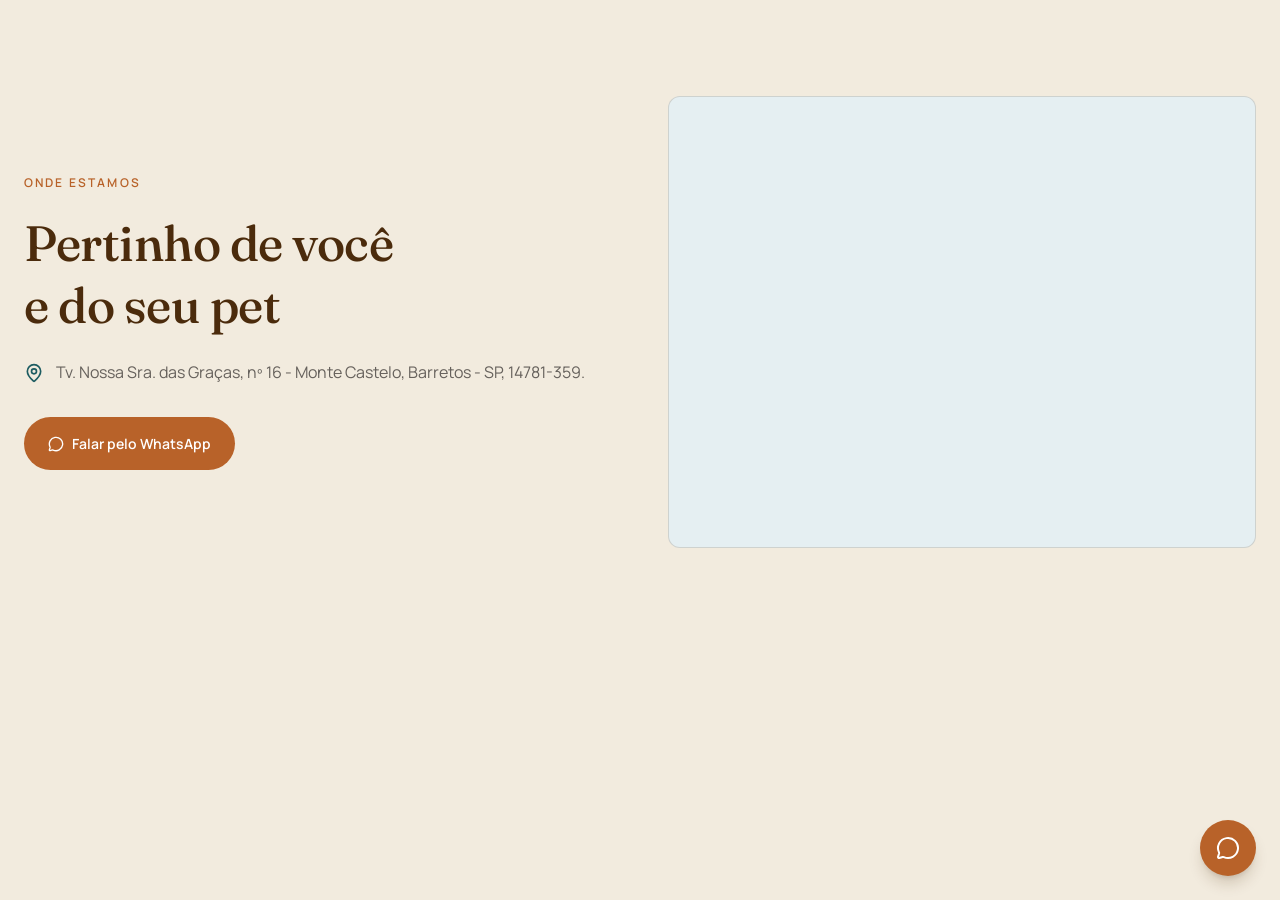
<file: localizacao.html>
<!DOCTYPE html>
<html lang="pt-BR">

<head>
  <!-- Codificação de caracteres (acentos e cedilha) -->
  <meta charset="UTF-8">

  <!-- Faz a página se ajustar à tela do celular -->
  <meta name="viewport" content="width=device-width, initial-scale=1">

  <!-- Título que aparece na aba do navegador -->
  <title>Localização | SG Pet Care</title>

  <!-- Descrição que aparece nos resultados do Google -->
  <meta name="description" content="Veja onde fica o SG Pet Care, em Barretos - SP, e fale com a gente pelo WhatsApp.">

  <!-- Ícone da aba do navegador -->
  <link rel="icon" href="assets/favicon.png" type="image/png">

  <!-- Carrega as fontes Fraunces (títulos) e Manrope (textos) do Google Fonts -->
  <link rel="preconnect" href="https://fonts.googleapis.com">
  <link rel="preconnect" href="https://fonts.gstatic.com" crossorigin="">
  <link rel="stylesheet" href="https://fonts.googleapis.com/css2?family=Fraunces:opsz,wght@9..144,400;9..144,500;9..144,600&amp;family=Manrope:wght@400;500;600;700&amp;display=swap">

  <!-- Estilos desta página (esta página não precisa de JavaScript) -->
  <link rel="stylesheet" href="localizacao.css">
</head>

<body>

  <!-- ======================================================================
       ÍCONES
       Biblioteca de desenhos escondida. Cada ícone é chamado depois com
       <use href="#nome-do-icone">.
       ====================================================================== -->
  <svg class="desenhos-icones" aria-hidden="true">

    <!-- Balão de mensagem (WhatsApp) -->
    <symbol id="icone-mensagem" viewBox="0 0 24 24">
      <path d="M2.992 16.342a2 2 0 0 1 .094 1.167l-1.065 3.29a1 1 0 0 0 1.236 1.168l3.413-.998a2 2 0 0 1 1.099.092 10 10 0 1 0-4.777-4.719"></path>
    </symbol>

    <!-- Pin de localização -->
    <symbol id="icone-localizacao" viewBox="0 0 24 24">
      <path d="M20 10c0 4.993-5.539 10.193-7.399 11.799a1 1 0 0 1-1.202 0C9.539 20.193 4 14.993 4 10a8 8 0 0 1 16 0"></path>
      <circle cx="12" cy="10" r="3"></circle>
    </symbol>

  </svg>

  <div class="pagina">

    <!-- ====================================================================
         CONTEÚDO PRINCIPAL
         ==================================================================== -->
    <main>

      <!-- SEÇÃO: LOCALIZAÇÃO
           Lado esquerdo: título, endereço e botão. Lado direito: mapa. -->
      <section id="localizacao" class="secao">
        <div class="duas-colunas">

          <!-- Coluna do texto -->
          <div>
            <p class="chamada-secao">Onde estamos</p>
            <h1 class="titulo-localizacao"> Pertinho de você e do seu pet </h1>

            <!-- Endereço do pet shop, com ícone de pin -->
            <p class="endereco">
              <svg viewBox="0 0 24 24" class="icone-endereco icone" aria-hidden="true"><use href="#icone-localizacao"></use></svg>
              Tv. Nossa Sra. das Graças, nº 16 - Monte Castelo, Barretos - SP, 14781-359.
            </p>

            <!-- Botão que abre o WhatsApp pedindo o endereço -->
            <a href="https://wa.me/5511999999999?text=Ol%C3%A1!%20Gostaria%20de%20saber%20o%20endere%C3%A7o%20do%20SG%20Pet%20Care."
               target="_blank" rel="noreferrer" class="botao-consultar">
              <svg viewBox="0 0 24 24" class="icone-botao icone" aria-hidden="true"><use href="#icone-mensagem"></use></svg>
              Falar pelo WhatsApp
            </a>
          </div>

          <!-- Coluna do mapa (Google Maps incorporado) -->
          <div class="moldura-mapa">
            <iframe src="https://www.google.com/maps/embed?pb=!1m18!1m12!1m3!1d3735.9014145822434!2d-48.56530411355276!3d-20.55121420890057!2m3!1f0!2f0!3f0!3m2!1i1024!2i768!4f13.1!3m3!1m2!1s0x94bb85284b90ae37%3A0x66279cc94dd9c624!2sSG%20Pet%20Care%20Barretos!5e0!3m2!1spt-BR!2sbr!4v1794356802518!5m2!1spt-BR!2sbr" width="600" height="450" style="border:0;" allowfullscreen="" loading="lazy" referrerpolicy="strict-origin-when-cross-origin"></iframe>
          </div>

        </div>
      </section>

    </main>


    <!-- ====================================================================
         BOTÃO FLUTUANTE DO WHATSAPP
         Círculo terra cota fixo no canto inferior direito da tela.
         ==================================================================== -->
    <a href="https://wa.me/5511999999999?text=Ol%C3%A1!%20Vim%20pelo%20site%20do%20SG%20Pet%20Care."
       target="_blank" rel="noreferrer" aria-label="Falar pelo WhatsApp" class="contato-flutuante">
      <svg viewBox="0 0 24 24" class="icone-contato icone" aria-hidden="true"><use href="#icone-mensagem"></use></svg>
    </a>

  </div>
</body>

</html>
</file>
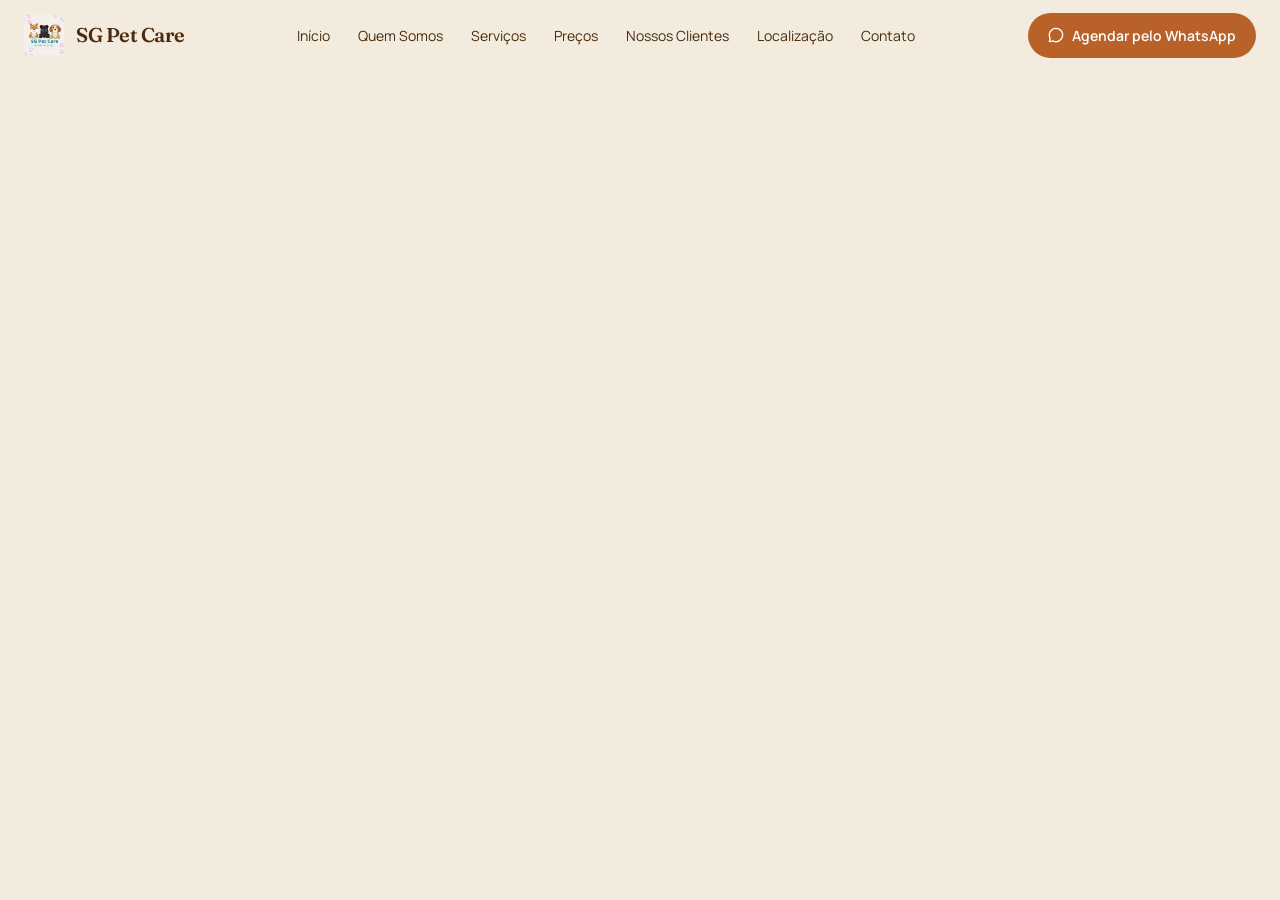
<file: navbar.html>
<!DOCTYPE html>
<html lang="pt-BR">

<head>
  <!-- Codificação de caracteres (acentos e cedilha) -->
  <meta charset="UTF-8">

  <!-- Faz a página se ajustar à tela do celular -->
  <meta name="viewport" content="width=device-width, initial-scale=1">

  <!-- Título que aparece na aba do navegador -->
  <title>Barra de navegação | SG Pet Care</title>

  <!-- Ícone da aba do navegador -->
  <link rel="icon" href="assets/favicon.png" type="image/png">

  <!-- Carrega as fontes Fraunces (títulos) e Manrope (textos) do Google Fonts -->
  <link rel="preconnect" href="https://fonts.googleapis.com">
  <link rel="preconnect" href="https://fonts.gstatic.com" crossorigin="">
  <link rel="stylesheet" href="https://fonts.googleapis.com/css2?family=Fraunces:opsz,wght@9..144,400;9..144,500;9..144,600&amp;family=Manrope:wght@400;500;600;700&amp;display=swap">

  <!-- Estilos da navbar -->
  <link rel="stylesheet" href="navbar.css">

  <!-- Script da navbar (menu do celular); "defer" espera a página carregar -->
  <script src="navbar.js" defer=""></script>
</head>

<body>

  <!-- ======================================================================
       ÍCONES
       Biblioteca de desenhos escondida. Cada ícone é chamado depois com
       <use href="#nome-do-icone">.
       ====================================================================== -->
  <svg class="desenhos-icones" aria-hidden="true">

    <!-- Balão de mensagem (WhatsApp) -->
    <symbol id="icone-mensagem" viewBox="0 0 24 24">
      <path d="M2.992 16.342a2 2 0 0 1 .094 1.167l-1.065 3.29a1 1 0 0 0 1.236 1.168l3.413-.998a2 2 0 0 1 1.099.092 10 10 0 1 0-4.777-4.719"></path>
    </symbol>

    <!-- Menu (três linhas) -->
    <symbol id="icone-menu" viewBox="0 0 24 24">
      <path d="M4 5h16"></path>
      <path d="M4 12h16"></path>
      <path d="M4 19h16"></path>
    </symbol>

  </svg>


  <!-- ====================================================================
       CABEÇALHO (BARRA DE NAVEGAÇÃO)
       Barra fixa no topo com logo, menu de links e botão de WhatsApp.
       ==================================================================== -->
  <header class="cabecalho">
    <div class="conteudo-cabecalho">

      <!-- Logo e nome da marca (leva para a página inicial) -->
      <a href="index.html#inicio" class="marca">
        <img src="assets/logo_petshop.jpg" alt="Logo SG Pet Care" width="40" height="40" class="logotipo">
        <span class="nome-marca">SG Pet Care</span>
      </a>

      <!-- Menu de links (aparece só em telas grandes) -->
      <nav class="navegacao-principal">
        <a href="index.html#inicio" class="link-navegacao">Início</a>
        <a href="index.html#quem-somos" class="link-navegacao">Quem Somos</a>
        <a href="servicos.html" class="link-navegacao">Serviços</a>
        <a href="index.html#precos" class="link-navegacao">Preços</a>
        <a href="index.html#clientes" class="link-navegacao">Nossos Clientes</a>
        <a href="localizacao.html" class="link-navegacao">Localização</a>
        <a href="index.html#contato" class="link-navegacao">Contato</a>
      </nav>

      <div class="acoes-cabecalho">

        <!-- Botão que abre o WhatsApp com uma mensagem pronta -->
        <a href="https://wa.me/5511999999999?text=Ol%C3%A1!%20Gostaria%20de%20agendar%20um%20hor%C3%A1rio%20no%20SG%20Pet%20Care."
           target="_blank" rel="noreferrer" class="agendar-cabecalho">
          <svg viewBox="0 0 24 24" class="icone-botao icone" aria-hidden="true"><use href="#icone-mensagem"></use></svg>
          Agendar pelo WhatsApp
        </a>

        <!-- Botão de menu (aparece só no celular; o navbar.js faz ele funcionar) -->
        <button type="button" aria-label="Abrir menu" class="botao-menu">
          <svg viewBox="0 0 24 24" class="icone-menu icone" aria-hidden="true"><use href="#icone-menu"></use></svg>
        </button>

      </div>
    </div>
  </header>

</body>

</html>
</file>
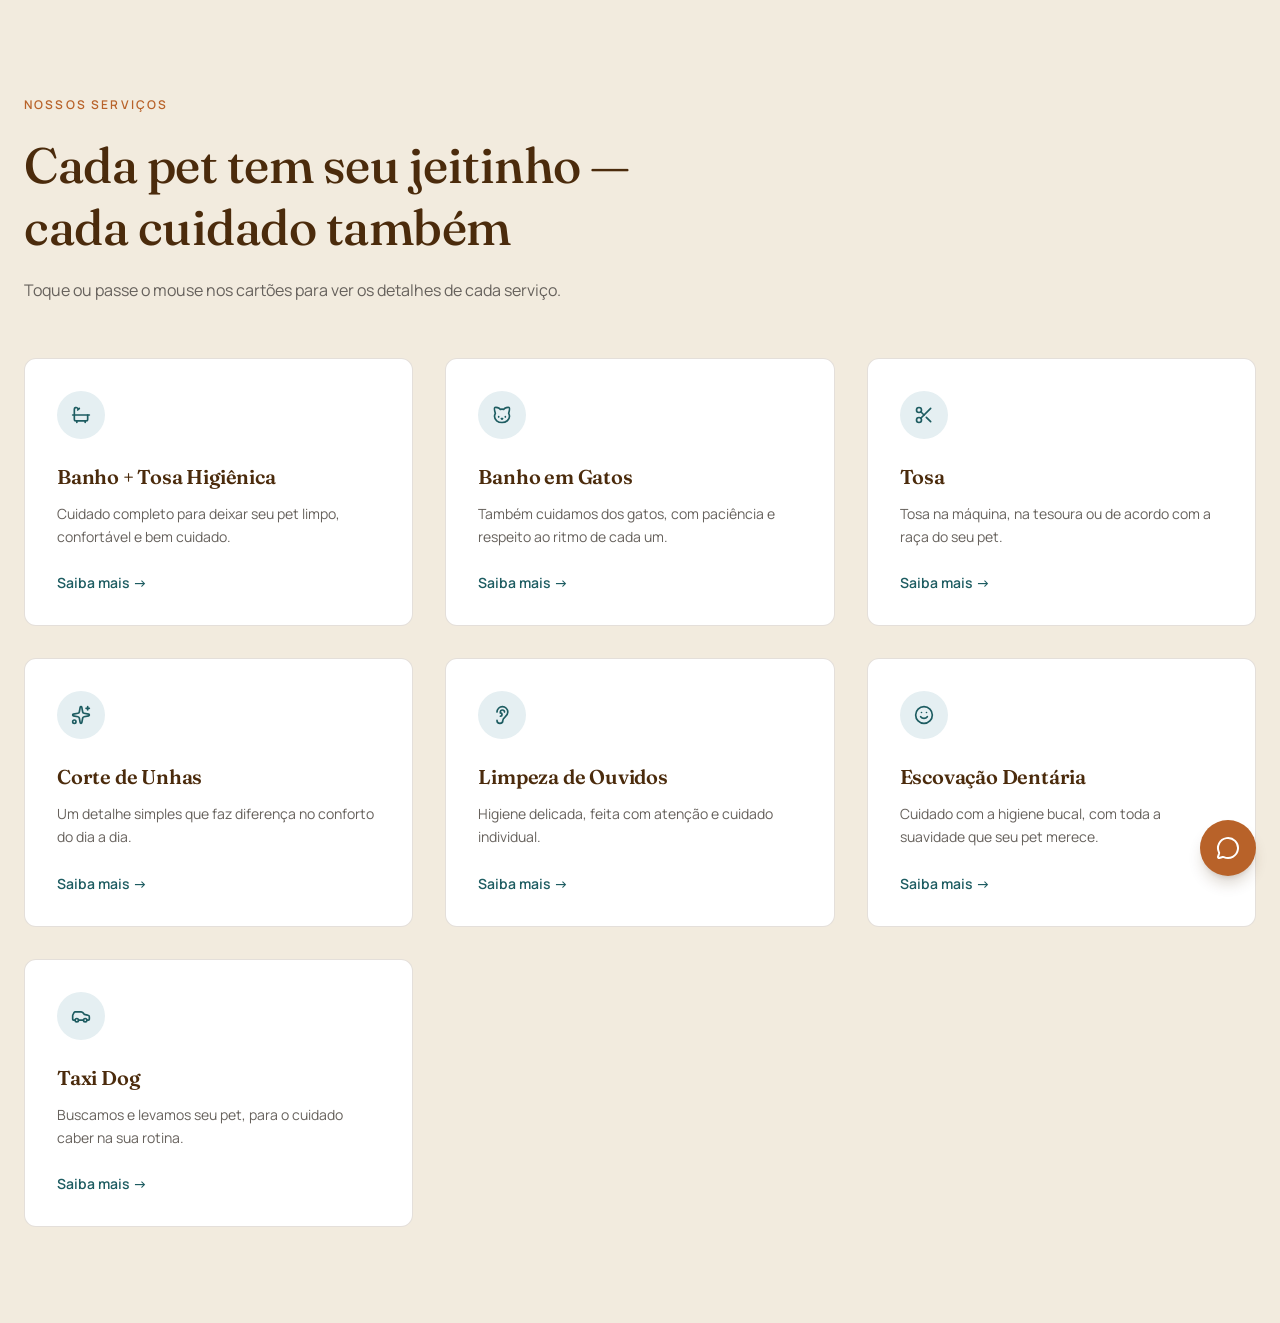
<file: servicos.html>
<!DOCTYPE html>
<html lang="pt-BR">

<head>
  <!-- Codificação de caracteres (acentos e cedilha) -->
  <meta charset="UTF-8">

  <!-- Faz a página se ajustar à tela do celular -->
  <meta name="viewport" content="width=device-width, initial-scale=1">

  <!-- Título que aparece na aba do navegador -->
  <title>Serviços | SG Pet Care</title>

  <!-- Descrição que aparece nos resultados do Google -->
  <meta name="description" content="Banho, tosa, corte de unhas, limpeza de ouvidos, escovação dentária e Taxi Dog para cães e gatos. Agende pelo WhatsApp.">

  <!-- Ícone da aba do navegador -->
  <link rel="icon" href="assets/favicon.png" type="image/png">

  <!-- Carrega as fontes Fraunces (títulos) e Manrope (textos) do Google Fonts -->
  <link rel="preconnect" href="https://fonts.googleapis.com">
  <link rel="preconnect" href="https://fonts.gstatic.com" crossorigin="">
  <link rel="stylesheet" href="https://fonts.googleapis.com/css2?family=Fraunces:opsz,wght@9..144,400;9..144,500;9..144,600&amp;family=Manrope:wght@400;500;600;700&amp;display=swap">

  <!-- Estilos desta página -->
  <link rel="stylesheet" href="servicos.css">

  <!-- Script desta página (cartões que viram); "defer" espera a página carregar -->
  <script src="servicos.js" defer=""></script>
</head>

<body>

  <!-- ======================================================================
       ÍCONES
       Biblioteca de desenhos escondida. Cada ícone é chamado depois com
       <use href="#nome-do-icone">.
       ====================================================================== -->
  <svg class="desenhos-icones" aria-hidden="true">

    <!-- Balão de mensagem (WhatsApp) -->
    <symbol id="icone-mensagem" viewBox="0 0 24 24">
      <path d="M2.992 16.342a2 2 0 0 1 .094 1.167l-1.065 3.29a1 1 0 0 0 1.236 1.168l3.413-.998a2 2 0 0 1 1.099.092 10 10 0 1 0-4.777-4.719"></path>
    </symbol>

    <!-- Banheira (banho) -->
    <symbol id="icone-banho" viewBox="0 0 24 24">
      <path d="M10 4 8 6"></path>
      <path d="M17 19v2"></path>
      <path d="M2 12h20"></path>
      <path d="M7 19v2"></path>
      <path d="M9 5 7.621 3.621A2.121 2.121 0 0 0 4 5v12a2 2 0 0 0 2 2h12a2 2 0 0 0 2-2v-5"></path>
    </symbol>

    <!-- Carro (Taxi Dog) -->
    <symbol id="icone-transporte" viewBox="0 0 24 24">
      <path d="M19 17h2c.6 0 1-.4 1-1v-3c0-.9-.7-1.7-1.5-1.9C18.7 10.6 16 10 16 10s-1.3-1.4-2.2-2.3c-.5-.4-1.1-.7-1.8-.7H5c-.6 0-1.1.4-1.4.9l-1.4 2.9A3.7 3.7 0 0 0 2 12v4c0 .6.4 1 1 1h2"></path>
      <circle cx="7" cy="17" r="2"></circle>
      <path d="M9 17h6"></path>
      <circle cx="17" cy="17" r="2"></circle>
    </symbol>

    <!-- Brilhos (corte de unhas) -->
    <symbol id="icone-brilhos" viewBox="0 0 24 24">
      <path d="M11.017 2.814a1 1 0 0 1 1.966 0l1.051 5.558a2 2 0 0 0 1.594 1.594l5.558 1.051a1 1 0 0 1 0 1.966l-5.558 1.051a2 2 0 0 0-1.594 1.594l-1.051 5.558a1 1 0 0 1-1.966 0l-1.051-5.558a2 2 0 0 0-1.594-1.594l-5.558-1.051a1 1 0 0 1 0-1.966l5.558-1.051a2 2 0 0 0 1.594-1.594z"></path>
      <path d="M20 2v4"></path>
      <path d="M22 4h-4"></path>
      <circle cx="4" cy="20" r="2"></circle>
    </symbol>

    <!-- Carinha de gato -->
    <symbol id="icone-gato" viewBox="0 0 24 24">
      <path d="M12 5c.67 0 1.35.09 2 .26 1.78-2 5.03-2.84 6.42-2.26 1.4.58-.42 7-.42 7 .57 1.07 1 2.24 1 3.44C21 17.9 16.97 21 12 21s-9-3-9-7.56c0-1.25.5-2.4 1-3.44 0 0-1.89-6.42-.5-7 1.39-.58 4.72.23 6.5 2.23A9.04 9.04 0 0 1 12 5Z"></path>
      <path d="M8 14v.5"></path>
      <path d="M16 14v.5"></path>
      <path d="M11.25 16.25h1.5L12 17l-.75-.75Z"></path>
    </symbol>

    <!-- Tesoura (tosa) -->
    <symbol id="icone-tesoura" viewBox="0 0 24 24">
      <circle cx="6" cy="6" r="3"></circle>
      <path d="M8.12 8.12 12 12"></path>
      <path d="M20 4 8.12 15.88"></path>
      <circle cx="6" cy="18" r="3"></circle>
      <path d="M14.8 14.8 20 20"></path>
    </symbol>

    <!-- Orelha (limpeza de ouvidos) -->
    <symbol id="icone-ouvido" viewBox="0 0 24 24">
      <path d="M6 8.5a6.5 6.5 0 1 1 13 0c0 6-6 6-6 10a3.5 3.5 0 1 1-7 0"></path>
      <path d="M15 8.5a2.5 2.5 0 0 0-5 0v1a2 2 0 1 1 0 4"></path>
    </symbol>

    <!-- Sorriso (escovação dentária) -->
    <symbol id="icone-sorriso" viewBox="0 0 24 24">
      <circle cx="12" cy="12" r="10"></circle>
      <path d="M8 14s1.5 2 4 2 4-2 4-2"></path>
      <line x1="9" x2="9.01" y1="9" y2="9"></line>
      <line x1="15" x2="15.01" y1="9" y2="9"></line>
    </symbol>

  </svg>

  <div class="pagina">

    <!-- ====================================================================
         CONTEÚDO PRINCIPAL
         ==================================================================== -->
    <main>

      <!-- SEÇÃO: SERVIÇOS
           Título + grade com os cartões. Cada cartão tem uma FRENTE
           (nome e descrição) e um VERSO (preço e botão de agendar). -->
      <section id="servicos" class="secao-servicos">
        <div class="conteudo">

          <p class="chamada-secao">Nossos serviços</p>
          <h1 class="titulo-servicos"> Cada pet tem seu jeitinho — cada cuidado também </h1>
          <p class="instrucao-servicos"> Toque ou passe o mouse nos cartões para ver os detalhes de cada serviço. </p>

          <div class="grade-servicos">

            <!-- CARTÃO 1: Banho + Tosa Higiênica -->
            <div class="cartao-servico" data-virado="false">
              <div class="giro-servico">

                <!-- Frente -->
                <div class="frente-servico">
                  <span class="fundo-icone-servico"><svg viewBox="0 0 24 24" class="icone-menu icone" aria-hidden="true"><use href="#icone-banho"></use></svg></span>
                  <h3 class="titulo-servico">Banho + Tosa Higiênica</h3>
                  <p class="descricao-servico"> Cuidado completo para deixar seu pet limpo, confortável e bem cuidado. </p>
                  <button type="button" class="botao-detalhes"> Saiba mais → </button>
                </div>

                <!-- Verso -->
                <div class="verso-servico">
                  <h3 class="titulo-detalhes">Banho + Tosa Higiênica</h3>
                  <p class="preco-servico">R$ 50,00 — R$ 150,00</p>
                  <p class="detalhe-servico"> O valor varia de acordo com o porte do pet. </p>
                  <div class="acoes-servico">
                    <a href="https://wa.me/5511999999999?text=Ol%C3%A1!%20Gostaria%20de%20agendar%3A%20Banho%20%2B%20Tosa%20Higi%C3%AAnica."
                       target="_blank" rel="noreferrer" class="agendar-servico">
                      <svg viewBox="0 0 24 24" class="icone-botao icone" aria-hidden="true"><use href="#icone-mensagem"></use></svg>
                      Agendar pelo WhatsApp
                    </a>
                    <button type="button" class="botao-voltar"> Voltar </button>
                  </div>
                </div>

              </div>
            </div>

            <!-- CARTÃO 2: Banho em Gatos -->
            <div class="cartao-servico" data-virado="false">
              <div class="giro-servico">

                <!-- Frente -->
                <div class="frente-servico">
                  <span class="fundo-icone-servico"><svg viewBox="0 0 24 24" class="icone-menu icone" aria-hidden="true"><use href="#icone-gato"></use></svg></span>
                  <h3 class="titulo-servico">Banho em Gatos</h3>
                  <p class="descricao-servico"> Também cuidamos dos gatos, com paciência e respeito ao ritmo de cada um. </p>
                  <button type="button" class="botao-detalhes"> Saiba mais → </button>
                </div>

                <!-- Verso -->
                <div class="verso-servico">
                  <h3 class="titulo-detalhes">Banho em Gatos</h3>
                  <p class="preco-servico">Consultar</p>
                  <p class="detalhe-servico"> Valores sob consulta pelo WhatsApp. </p>
                  <div class="acoes-servico">
                    <a href="https://wa.me/5511999999999?text=Ol%C3%A1!%20Gostaria%20de%20agendar%3A%20Banho%20em%20Gatos."
                       target="_blank" rel="noreferrer" class="agendar-servico">
                      <svg viewBox="0 0 24 24" class="icone-botao icone" aria-hidden="true"><use href="#icone-mensagem"></use></svg>
                      Agendar pelo WhatsApp
                    </a>
                    <button type="button" class="botao-voltar"> Voltar </button>
                  </div>
                </div>

              </div>
            </div>

            <!-- CARTÃO 3: Tosa -->
            <div class="cartao-servico" data-virado="false">
              <div class="giro-servico">

                <!-- Frente -->
                <div class="frente-servico">
                  <span class="fundo-icone-servico"><svg viewBox="0 0 24 24" class="icone-menu icone" aria-hidden="true"><use href="#icone-tesoura"></use></svg></span>
                  <h3 class="titulo-servico">Tosa</h3>
                  <p class="descricao-servico"> Tosa na máquina, na tesoura ou de acordo com a raça do seu pet. </p>
                  <button type="button" class="botao-detalhes"> Saiba mais → </button>
                </div>

                <!-- Verso -->
                <div class="verso-servico">
                  <h3 class="titulo-detalhes">Tosa</h3>
                  <p class="preco-servico">Consultar</p>
                  <p class="detalhe-servico"> Escolha o estilo de tosa e consulte o valor pelo WhatsApp. </p>
                  <div class="acoes-servico">
                    <a href="https://wa.me/5511999999999?text=Ol%C3%A1!%20Gostaria%20de%20agendar%3A%20Tosa."
                       target="_blank" rel="noreferrer" class="agendar-servico">
                      <svg viewBox="0 0 24 24" class="icone-botao icone" aria-hidden="true"><use href="#icone-mensagem"></use></svg>
                      Agendar pelo WhatsApp
                    </a>
                    <button type="button" class="botao-voltar"> Voltar </button>
                  </div>
                </div>

              </div>
            </div>

            <!-- CARTÃO 4: Corte de Unhas -->
            <div class="cartao-servico" data-virado="false">
              <div class="giro-servico">

                <!-- Frente -->
                <div class="frente-servico">
                  <span class="fundo-icone-servico"><svg viewBox="0 0 24 24" class="icone-menu icone" aria-hidden="true"><use href="#icone-brilhos"></use></svg></span>
                  <h3 class="titulo-servico">Corte de Unhas</h3>
                  <p class="descricao-servico"> Um detalhe simples que faz diferença no conforto do dia a dia. </p>
                  <button type="button" class="botao-detalhes"> Saiba mais → </button>
                </div>

                <!-- Verso -->
                <div class="verso-servico">
                  <h3 class="titulo-detalhes">Corte de Unhas</h3>
                  <p class="preco-servico">Consultar</p>
                  <p class="detalhe-servico"> Pode ser combinado com o banho. Consulte pelo WhatsApp. </p>
                  <div class="acoes-servico">
                    <a href="https://wa.me/5511999999999?text=Ol%C3%A1!%20Gostaria%20de%20agendar%3A%20Corte%20de%20Unhas."
                       target="_blank" rel="noreferrer" class="agendar-servico">
                      <svg viewBox="0 0 24 24" class="icone-botao icone" aria-hidden="true"><use href="#icone-mensagem"></use></svg>
                      Agendar pelo WhatsApp
                    </a>
                    <button type="button" class="botao-voltar"> Voltar </button>
                  </div>
                </div>

              </div>
            </div>

            <!-- CARTÃO 5: Limpeza de Ouvidos -->
            <div class="cartao-servico" data-virado="false">
              <div class="giro-servico">

                <!-- Frente -->
                <div class="frente-servico">
                  <span class="fundo-icone-servico"><svg viewBox="0 0 24 24" class="icone-menu icone" aria-hidden="true"><use href="#icone-ouvido"></use></svg></span>
                  <h3 class="titulo-servico">Limpeza de Ouvidos</h3>
                  <p class="descricao-servico"> Higiene delicada, feita com atenção e cuidado individual. </p>
                  <button type="button" class="botao-detalhes"> Saiba mais → </button>
                </div>

                <!-- Verso -->
                <div class="verso-servico">
                  <h3 class="titulo-detalhes">Limpeza de Ouvidos</h3>
                  <p class="preco-servico">Consultar</p>
                  <p class="detalhe-servico"> Valores sob consulta pelo WhatsApp. </p>
                  <div class="acoes-servico">
                    <a href="https://wa.me/5511999999999?text=Ol%C3%A1!%20Gostaria%20de%20agendar%3A%20Limpeza%20de%20Ouvidos."
                       target="_blank" rel="noreferrer" class="agendar-servico">
                      <svg viewBox="0 0 24 24" class="icone-botao icone" aria-hidden="true"><use href="#icone-mensagem"></use></svg>
                      Agendar pelo WhatsApp
                    </a>
                    <button type="button" class="botao-voltar"> Voltar </button>
                  </div>
                </div>

              </div>
            </div>

            <!-- CARTÃO 6: Escovação Dentária -->
            <div class="cartao-servico" data-virado="false">
              <div class="giro-servico">

                <!-- Frente -->
                <div class="frente-servico">
                  <span class="fundo-icone-servico"><svg viewBox="0 0 24 24" class="icone-menu icone" aria-hidden="true"><use href="#icone-sorriso"></use></svg></span>
                  <h3 class="titulo-servico">Escovação Dentária</h3>
                  <p class="descricao-servico"> Cuidado com a higiene bucal, com toda a suavidade que seu pet merece. </p>
                  <button type="button" class="botao-detalhes"> Saiba mais → </button>
                </div>

                <!-- Verso -->
                <div class="verso-servico">
                  <h3 class="titulo-detalhes">Escovação Dentária</h3>
                  <p class="preco-servico">Consultar</p>
                  <p class="detalhe-servico"> Valores sob consulta pelo WhatsApp. </p>
                  <div class="acoes-servico">
                    <a href="https://wa.me/5511999999999?text=Ol%C3%A1!%20Gostaria%20de%20agendar%3A%20Escova%C3%A7%C3%A3o%20Dent%C3%A1ria."
                       target="_blank" rel="noreferrer" class="agendar-servico">
                      <svg viewBox="0 0 24 24" class="icone-botao icone" aria-hidden="true"><use href="#icone-mensagem"></use></svg>
                      Agendar pelo WhatsApp
                    </a>
                    <button type="button" class="botao-voltar"> Voltar </button>
                  </div>
                </div>

              </div>
            </div>

            <!-- CARTÃO 7: Taxi Dog -->
            <div class="cartao-servico" data-virado="false">
              <div class="giro-servico">

                <!-- Frente -->
                <div class="frente-servico">
                  <span class="fundo-icone-servico"><svg viewBox="0 0 24 24" class="icone-menu icone" aria-hidden="true"><use href="#icone-transporte"></use></svg></span>
                  <h3 class="titulo-servico">Taxi Dog</h3>
                  <p class="descricao-servico"> Buscamos e levamos seu pet, para o cuidado caber na sua rotina. </p>
                  <button type="button" class="botao-detalhes"> Saiba mais → </button>
                </div>

                <!-- Verso -->
                <div class="verso-servico">
                  <h3 class="titulo-detalhes">Taxi Dog</h3>
                  <p class="preco-servico">A partir de R$ 20,00</p>
                  <p class="detalhe-servico"> O preço depende do bairro. </p>
                  <div class="acoes-servico">
                    <a href="https://wa.me/5511999999999?text=Ol%C3%A1!%20Gostaria%20de%20agendar%3A%20Taxi%20Dog."
                       target="_blank" rel="noreferrer" class="agendar-servico">
                      <svg viewBox="0 0 24 24" class="icone-botao icone" aria-hidden="true"><use href="#icone-mensagem"></use></svg>
                      Agendar pelo WhatsApp
                    </a>
                    <button type="button" class="botao-voltar"> Voltar </button>
                  </div>
                </div>

              </div>
            </div>

          </div><!-- fim da grade de cartões -->
        </div>
      </section>

    </main>


    <!-- ====================================================================
         BOTÃO FLUTUANTE DO WHATSAPP
         Círculo terra cota fixo no canto inferior direito da tela.
         ==================================================================== -->
    <a href="https://wa.me/5511999999999?text=Ol%C3%A1!%20Vim%20pelo%20site%20do%20SG%20Pet%20Care."
       target="_blank" rel="noreferrer" aria-label="Falar pelo WhatsApp" class="contato-flutuante">
      <svg viewBox="0 0 24 24" class="icone-contato icone" aria-hidden="true"><use href="#icone-mensagem"></use></svg>
    </a>

  </div>
</body>

</html>
</file>
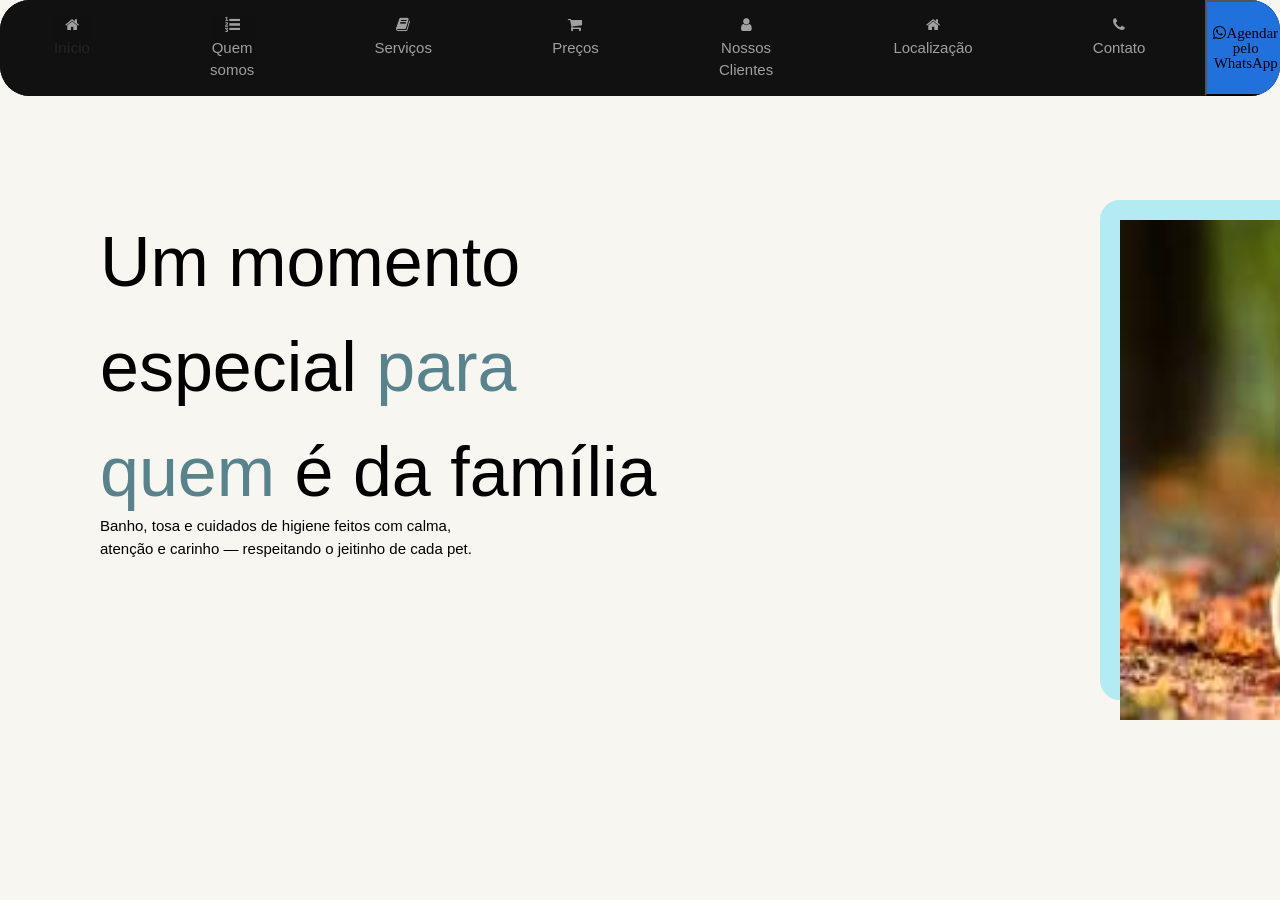
<file: projeto/home.html>
<!DOCTYPE html>
<html lang="pt-br">
<head>
    <meta charset="UTF-8">
    <meta name="viewport" content="width=device-width, initial-scale=1.0">
    <title>SG Pet Care</title>
    <link rel="stylesheet" href="home.css">
    <link rel="stylesheet" href="w3.css">
    <link rel="stylesheet" href="https://cdnjs.cloudflare.com/ajax/libs/font-awesome/4.7.0/css/font-awesome.min.css">
</head>
<body bgcolor="#f7f6f0">
    <nav style="width: 100%; z-index: 9999, ">
        <ul style="width: 100%; display: flex; justify-content: center;">
            <li><a class="w3-opacity w3-hover-opacity-off" href="#"><i class="fa fa-home"></i><br><font color="#343434">Início</font></a></li>
            <li><a class="w3-opacity w3-hover-opacity-off" href="#"><i class="fa fa-list-ol"></i><br>Quem somos</a></li>
            <li><a class="w3-opacity w3-hover-opacity-off" href="#"><i class="fa fa-book"></i><br>Serviços</a></li>
            <li><a class="w3-opacity w3-hover-opacity-off" href="#"><i class="fa fa-shopping-cart"></i><br>Preços</a></li>
            <li><a class="w3-opacity w3-hover-opacity-off" href="#"><i class="fa fa-user"></i><br>Nossos Clientes</a></li>
            <li><a class="w3-opacity w3-hover-opacity-off" href="#"><i class="fa fa-home"></i><br>Localização</a></li>
            <li><a class="w3-opacity w3-hover-opacity-off" href="#"><i class="fa fa-phone"></i><br>Contato</a></li>
            <button class="fa fa-whatsapp">Agendar pelo WhatsApp</button>
        </ul>
        </nav>

    <div id="img1">
        <img src="cachorro.jpg" width="500px" height="500px" >
    </div>

    <div > <h1 id="titulo-principal"> Um momento especial <span id="texto-destaque">para quem</span> é da família </h1>
          <p id="descricao-apresentacao">Banho, tosa e cuidados de higiene feitos com calma, atenção e carinho — respeitando o jeitinho de cada pet.</p>
    </div>
    
    

</body>
</html>
</file>
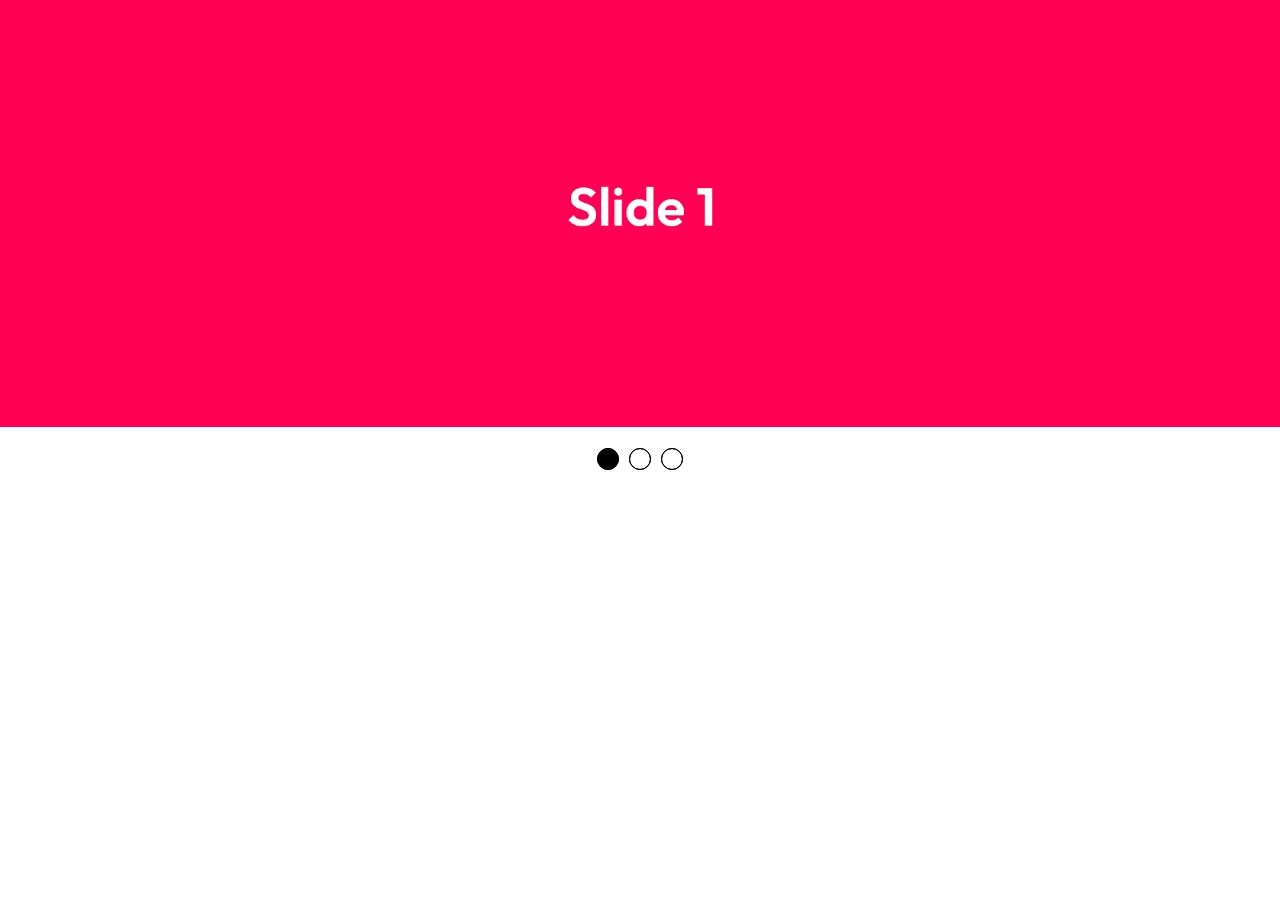
<file: Outros/carrossel/carrossel-index.html>
<!DOCTYPE html>
<html lang="pt-br">
<head>
<meta charset="UTF-8">
<meta name="viewport" content="width=device-width, initial-scale=1.0">
<title>Carrossel (index.html)</title>
<style>
body{margin:0;}

section.slider{
    margin: 0 auto;
    width: 100%;
    height: auto;
    padding: 0 !important;
    overflow: hidden;
}

.slider-content{
    width: 400%;
    height: auto;
    display: flex;
}

.slider-content input, .img-mobile{
    display: none;
}

.slide-box{
    width: 25%;
    height: auto;
    position: relative;
    text-align: center;
    transition: 1s;
}

.slide-box img{
    width: 100%;
}

.nav-manual, .nav-auto{
    position: absolute;
    width: 100%;
    margin-top: 35%;
    display: flex;
    justify-content: center;
}

.nav-manual .manual-btn, .nav-auto div{
    border: 1px solid black;
    padding: 10px;
    border-radius: 50%;
    cursor: pointer;
    transition: 0.2s;
}

.nav-manual .manual-btn:not(:last-child), .nav-auto div:not(:last-child){
    margin-right: 10px;
}

.nav-manual .manual-btn:hover{
    background-color: black;
}

#radio1:checked ~ .nav-auto .auto-btn1, #radio2:checked ~ .nav-auto .auto-btn2, #radio3:checked ~ .nav-auto .auto-btn3{
    background-color: black;
}

#radio1:checked ~ .primeiro{
    margin-left: 0%;
}

#radio2:checked ~ .primeiro{
    margin-left: -25%;
}

#radio3:checked ~ .primeiro{
    margin-left: -50%;
}

@media screen and (max-width: 900px) {
    .img-desktop{
        display: none;
    }

    .img-mobile{
        display: block;
    }

    .nav-auto, .nav-manual{
        margin-top: 60%;
    }
}
</style>
</head>
<body>

<section class="slider">
    <div class="slider-content">

        <input type="radio" name="btn-radio" id="radio1">
        <input type="radio" name="btn-radio" id="radio2">
        <input type="radio" name="btn-radio" id="radio3">

        <!-- Mantenha as imagens na pasta img/ ou ajuste os caminhos -->
        <div class="slide-box primeiro">
            <img class="img-desktop" src="img/slide-1.jpg" alt="slide 1">
            <img class="img-mobile" src="img/slide-1-mob.jpg" alt="slide 1">
        </div>

        <div class="slide-box">
            <img class="img-desktop" src="img/slide-2.jpg" alt="slide 2">
            <img class="img-mobile" src="img/slide-2-mob.jpg" alt="slide 2">
        </div>

        <div class="slide-box">
            <img class="img-desktop" src="img/slide-3.jpg" alt="slide 3">
            <img class="img-mobile" src="img/slide-3-mob.jpg" alt="slide 3">
        </div>

        <div class="nav-auto">
            <div class="auto-btn1"></div>
            <div class="auto-btn2"></div>
            <div class="auto-btn3"></div>
        </div>

        <div class="nav-manual">
            <label for="radio1" class="manual-btn"></label>
            <label for="radio2" class="manual-btn"></label>
            <label for="radio3" class="manual-btn"></label>
        </div>

    </div>
</section>

<script>
var cont = 1;

document.getElementById('radio1').checked = true;

setInterval(() => {
    proximaImg();
}, 5000);

function proximaImg(){
    cont++;

    if(cont > 3){
        cont = 1;
    }

    document.getElementById('radio' + cont).checked = true;
}
</script>
</body>
</html>
</file>
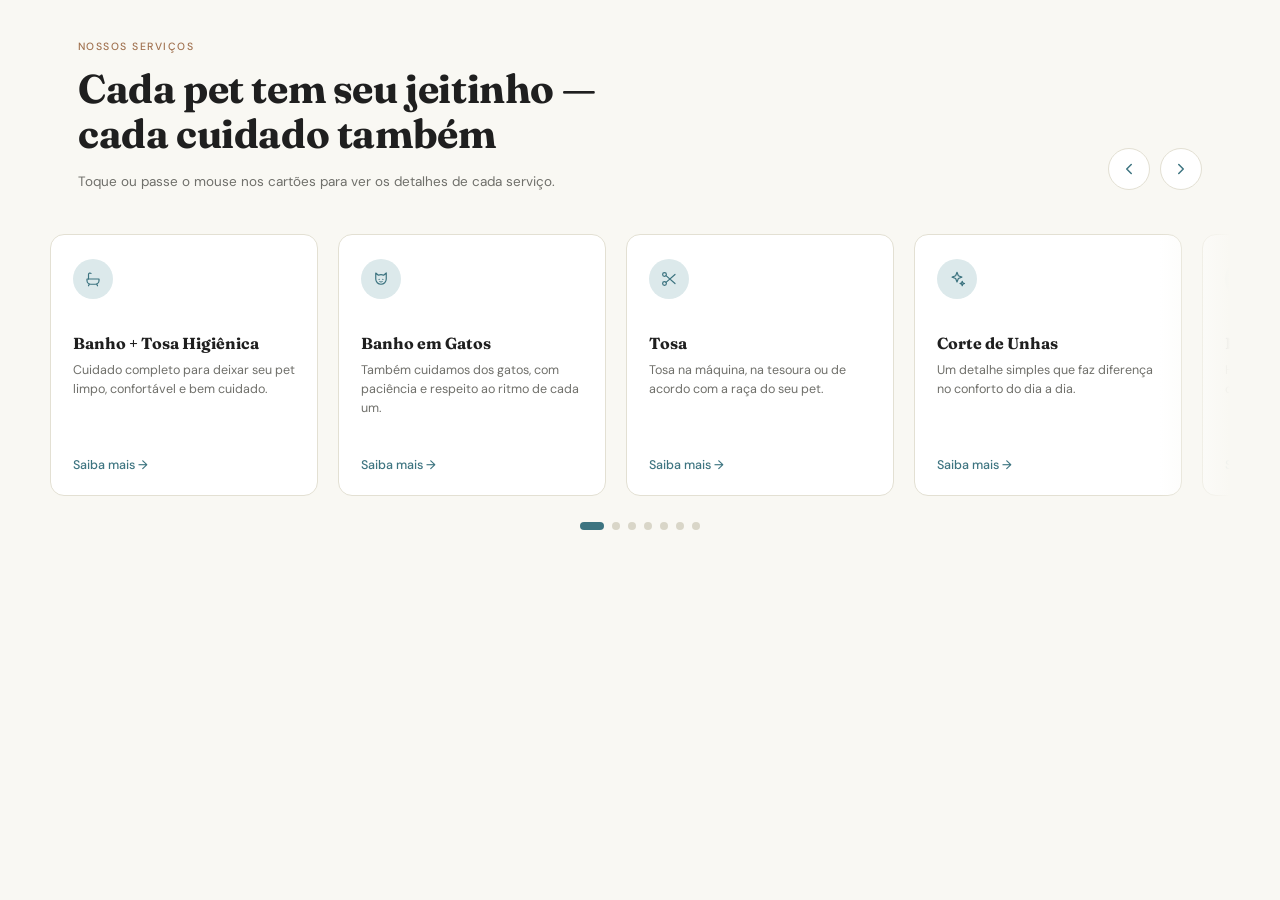
<file: Outros/carrossel/carrossel-servicos-pet.html>
<!DOCTYPE html>
<html lang="pt-br">
<head>
<meta charset="UTF-8">
<meta name="viewport" content="width=device-width, initial-scale=1.0">
<title>Nossos serviços — carrossel</title>
<link rel="preconnect" href="https://fonts.googleapis.com">
<link rel="preconnect" href="https://fonts.gstatic.com" crossorigin>
<link href="https://fonts.googleapis.com/css2?family=DM+Sans:wght@400;500;700&family=Fraunces:opsz,wght@9..144,600;9..144,700&display=swap" rel="stylesheet">
<style>
:root{
  --bg:#f9f8f3;          /* fundo creme */
  --card:#ffffff;
  --border:#e3e0d3;      /* borda bege */
  --ink:#1f1f1f;         /* texto escuro */
  --muted:#6f6f6a;       /* texto secundário */
  --teal:#3d7480;        /* links e ícones */
  --teal-soft:#dce9eb;   /* círculo do ícone */
  --teal-tint:#eef5f6;   /* fundo do painel de detalhes */
  --label:#a0714f;       /* "NOSSOS SERVIÇOS" */
  --serif:'Fraunces',Georgia,'Times New Roman',serif;
  --sans:'DM Sans',system-ui,-apple-system,'Segoe UI',Roboto,Arial,sans-serif;
}
*{box-sizing:border-box}
body{margin:0;background:var(--bg);color:var(--ink);font-family:var(--sans);padding:40px 0 60px}

.section{max-width:1180px;margin:0 auto;padding:0 28px}
.eyebrow{font-size:10.5px;letter-spacing:.14em;text-transform:uppercase;color:var(--label);font-weight:500;margin:0 0 14px}
h2{font-family:var(--serif);font-weight:700;font-size:clamp(28px,4vw,40px);line-height:1.12;margin:0;max-width:560px;letter-spacing:-.01em}
.sub{margin:16px 0 0;font-size:13.5px;color:var(--muted)}

/* ===== Cabeçalho do carrossel (setas) ===== */
.head{display:flex;align-items:flex-end;justify-content:space-between;gap:20px;flex-wrap:wrap}
.nav{display:flex;gap:10px}
.nav button{
  width:42px;height:42px;border-radius:50%;
  border:1px solid var(--border);background:var(--card);color:var(--teal);
  display:inline-flex;align-items:center;justify-content:center;cursor:pointer;
  transition:background .15s, transform .15s, opacity .15s;
}
.nav button:hover:not(:disabled){background:var(--teal-soft);transform:translateY(-2px)}
.nav button:disabled{opacity:.35;cursor:default}
.nav button:focus-visible,.saiba:focus-visible,.card:focus-visible,.dot:focus-visible{outline:2px solid var(--teal);outline-offset:3px}
.nav svg{width:18px;height:18px}

/* ===== Trilho (scroll-snap) ===== */
.carousel{position:relative;margin-top:34px}
.track{
  display:flex;gap:20px;
  overflow-x:auto;
  scroll-snap-type:x mandatory;
  scroll-behavior:smooth;
  padding:10px 28px 18px;
  margin:0 -28px;
  scrollbar-width:none;
  -webkit-overflow-scrolling:touch;
}
.track::-webkit-scrollbar{display:none}
.track.dragging{scroll-snap-type:none;scroll-behavior:auto;cursor:grabbing}

/* Efeito de "esmaecer" nas bordas para indicar que há mais cartões */
.carousel::after{
  content:"";position:absolute;top:0;right:-28px;bottom:0;width:70px;pointer-events:none;
  background:linear-gradient(90deg, rgba(249,248,243,0), var(--bg));
  transition:opacity .2s;
}
.carousel.fim::after{opacity:0}

/* ===== Cartão ===== */
.card{
  position:relative;
  flex:0 0 268px;
  min-height:262px;
  scroll-snap-align:start;
  background:var(--card);
  border:1px solid var(--border);
  border-radius:14px;
  padding:24px 22px 22px;
  display:flex;flex-direction:column;
  overflow:hidden;
  transition:transform .25s ease, box-shadow .25s ease, border-color .25s ease;
  user-select:none;
}
.icon{
  width:40px;height:40px;border-radius:50%;
  background:var(--teal-soft);color:var(--teal);
  display:flex;align-items:center;justify-content:center;
}
.icon svg{width:18px;height:18px}
.card h3{font-family:var(--serif);font-size:16px;font-weight:700;margin:34px 0 8px;line-height:1.25}
.card p.desc{margin:0;font-size:12.5px;line-height:1.55;color:var(--muted)}
.saiba{
  margin-top:auto;padding:14px 0 0;
  background:none;border:0;font:inherit;font-size:12.5px;font-weight:500;
  color:var(--teal);cursor:pointer;text-align:left;
}
.saiba span{display:inline-block;transition:transform .2s}
.card:hover .saiba span{transform:translateX(4px)}

/* ===== Painel de detalhes (aparece ao tocar ou passar o mouse) ===== */
.more{
  position:absolute;inset:0;
  background:var(--teal-tint);
  padding:24px 22px 22px;
  display:flex;flex-direction:column;
  opacity:0;visibility:hidden;
  transform:translateY(12px);
  transition:opacity .25s ease, transform .25s ease, visibility .25s;
}
.more h4{font-family:var(--serif);font-size:15px;margin:0 0 10px;color:var(--teal)}
.more p{margin:0;font-size:12.5px;line-height:1.6;color:#3b4547}
.more ul{margin:12px 0 0;padding:0;list-style:none;font-size:12px;color:#3b4547}
.more li{padding-left:16px;position:relative;margin-bottom:5px}
.more li::before{content:"";position:absolute;left:0;top:7px;width:6px;height:6px;border-radius:50%;background:var(--teal)}
.more .fechar{
  margin-top:auto;align-self:flex-start;
  background:none;border:0;padding:0;font:inherit;font-size:12.5px;font-weight:500;color:var(--teal);cursor:pointer;
}

.card.open{border-color:#c9d9dc;transform:translateY(-4px);box-shadow:0 14px 34px rgba(61,116,128,.14)}
.card.open .more{opacity:1;visibility:visible;transform:none}

/* Passar o mouse (só em dispositivos com mouse) */
@media (hover:hover){
  .card:hover{border-color:#c9d9dc;transform:translateY(-4px);box-shadow:0 14px 34px rgba(61,116,128,.14)}
  .card:hover .more{opacity:1;visibility:visible;transform:none}
}

/* ===== Bolinhas ===== */
.dots{display:flex;gap:8px;justify-content:center;margin-top:8px}
.dot{width:8px;height:8px;border-radius:999px;border:0;padding:0;background:#d9d6c8;cursor:pointer;transition:width .25s, background .25s}
.dot.active{width:24px;background:var(--teal)}

@media (max-width:600px){
  .section{padding:0 18px}
  .track{padding:10px 18px 18px;margin:0 -18px}
  .card{flex-basis:78%}
  .nav{display:none}
  .carousel::after{right:-18px;width:40px}
}
@media (prefers-reduced-motion:reduce){
  .track{scroll-behavior:auto}
  .card,.more,.dot,.saiba span{transition:none}
}
</style>
</head>
<body>

<section class="section" aria-labelledby="titulo-servicos">
  <div class="head">
    <div>
      <p class="eyebrow">Nossos serviços</p>
      <h2 id="titulo-servicos">Cada pet tem seu jeitinho — cada cuidado também</h2>
      <p class="sub">Toque ou passe o mouse nos cartões para ver os detalhes de cada serviço.</p>
    </div>
    <div class="nav">
      <button id="prev" aria-label="Serviços anteriores">
        <svg viewBox="0 0 24 24" fill="none" stroke="currentColor" stroke-width="2" stroke-linecap="round" stroke-linejoin="round"><path d="M15 18l-6-6 6-6"/></svg>
      </button>
      <button id="next" aria-label="Próximos serviços">
        <svg viewBox="0 0 24 24" fill="none" stroke="currentColor" stroke-width="2" stroke-linecap="round" stroke-linejoin="round"><path d="M9 18l6-6-6-6"/></svg>
      </button>
    </div>
  </div>

  <div class="carousel" id="carousel" role="group" aria-roledescription="carrossel" aria-label="Serviços do pet shop">
    <div class="track" id="track" tabindex="0">

      <!-- 1 -->
      <article class="card" tabindex="0">
        <div class="icon"><svg viewBox="0 0 24 24" fill="none" stroke="currentColor" stroke-width="1.6" stroke-linecap="round" stroke-linejoin="round"><path d="M4 12h16v2a5 5 0 0 1-5 5H9a5 5 0 0 1-5-5v-2z"/><path d="M6 12V6a2 2 0 0 1 3.4-1.4"/><path d="M7 19l-1 2M17 19l1 2"/></svg></div>
        <h3>Banho + Tosa Higiênica</h3>
        <p class="desc">Cuidado completo para deixar seu pet limpo, confortável e bem cuidado.</p>
        <button class="saiba" type="button" aria-expanded="false">Saiba mais <span>→</span></button>
        <div class="more">
          <h4>Banho + Tosa Higiênica</h4>
          <p>Banho com produtos adequados ao tipo de pelo e à pele do seu pet, secagem cuidadosa e tosa nas áreas de higiene.</p>
          <ul><li>Shampoo e condicionador específicos</li><li>Tosa higiênica (patinhas, barriga e região íntima)</li><li>Secagem e escovação</li></ul>
          <button class="fechar" type="button">Fechar ✕</button>
        </div>
      </article>

      <!-- 2 -->
      <article class="card" tabindex="0">
        <div class="icon"><svg viewBox="0 0 24 24" fill="none" stroke="currentColor" stroke-width="1.6" stroke-linecap="round" stroke-linejoin="round"><path d="M5 4l3.5 3A8 8 0 0 1 15.5 7L19 4v8a7 7 0 0 1-14 0V4z"/><path d="M9.5 12.5h.01M14.5 12.5h.01"/><path d="M10.5 15.5c.9.6 2.1.6 3 0"/></svg></div>
        <h3>Banho em Gatos</h3>
        <p class="desc">Também cuidamos dos gatos, com paciência e respeito ao ritmo de cada um.</p>
        <button class="saiba" type="button" aria-expanded="false">Saiba mais <span>→</span></button>
        <div class="more">
          <h4>Banho em Gatos</h4>
          <p>Atendimento calmo, sem pressa e com manejo gentil, respeitando o tempo e o temperamento de cada gatinho.</p>
          <ul><li>Ambiente tranquilo</li><li>Manejo delicado</li><li>Secagem em temperatura confortável</li></ul>
          <button class="fechar" type="button">Fechar ✕</button>
        </div>
      </article>

      <!-- 3 -->
      <article class="card" tabindex="0">
        <div class="icon"><svg viewBox="0 0 24 24" fill="none" stroke="currentColor" stroke-width="1.6" stroke-linecap="round" stroke-linejoin="round"><circle cx="6" cy="6" r="2.5"/><circle cx="6" cy="18" r="2.5"/><path d="M8 7.5L20 18M8 16.5L20 6"/></svg></div>
        <h3>Tosa</h3>
        <p class="desc">Tosa na máquina, na tesoura ou de acordo com a raça do seu pet.</p>
        <button class="saiba" type="button" aria-expanded="false">Saiba mais <span>→</span></button>
        <div class="more">
          <h4>Tosa</h4>
          <p>Escolhemos o estilo de tosa junto com você, sempre pensando no conforto e no tipo de pelagem do seu pet.</p>
          <ul><li>Tosa na máquina ou na tesoura</li><li>Tosa padrão da raça</li><li>Acabamento no focinho, orelhas e patas</li></ul>
          <button class="fechar" type="button">Fechar ✕</button>
        </div>
      </article>

      <!-- 4 -->
      <article class="card" tabindex="0">
        <div class="icon"><svg viewBox="0 0 24 24" fill="none" stroke="currentColor" stroke-width="1.6" stroke-linecap="round" stroke-linejoin="round"><path d="M12 3l1.8 4.7L18.5 9.5l-4.7 1.8L12 16l-1.8-4.7L5.5 9.5l4.7-1.8L12 3z"/><path d="M19 15l.8 2.2L22 18l-2.2.8L19 21l-.8-2.2L16 18l2.2-.8L19 15z"/></svg></div>
        <h3>Corte de Unhas</h3>
        <p class="desc">Um detalhe simples que faz diferença no conforto do dia a dia.</p>
        <button class="saiba" type="button" aria-expanded="false">Saiba mais <span>→</span></button>
        <div class="more">
          <h4>Corte de Unhas</h4>
          <p>Corte feito com cuidado e ferramentas apropriadas, evitando desconforto e ajudando na postura e no andar do seu pet.</p>
          <ul><li>Corte e lixa das unhas</li><li>Atenção ao tamanho ideal</li><li>Pode ser combinado com o banho</li></ul>
          <button class="fechar" type="button">Fechar ✕</button>
        </div>
      </article>

      <!-- 5 -->
      <article class="card" tabindex="0">
        <div class="icon"><svg viewBox="0 0 24 24" fill="none" stroke="currentColor" stroke-width="1.6" stroke-linecap="round" stroke-linejoin="round"><path d="M8 9a4 4 0 0 1 8 0c0 2.5-2 3-2 5.5a2.5 2.5 0 0 1-5 0"/><path d="M12 9a1.5 1.5 0 0 1 1.5 1.5"/></svg></div>
        <h3>Limpeza de Ouvidos</h3>
        <p class="desc">Higiene delicada, feita com atenção e cuidado individual.</p>
        <button class="saiba" type="button" aria-expanded="false">Saiba mais <span>→</span></button>
        <div class="more">
          <h4>Limpeza de Ouvidos</h4>
          <p>Limpeza suave com produtos próprios para pets, ajudando a manter os ouvidos limpos e confortáveis.</p>
          <ul><li>Produtos específicos para pets</li><li>Higiene externa do ouvido</li><li>Aviso se notarmos algo diferente</li></ul>
          <button class="fechar" type="button">Fechar ✕</button>
        </div>
      </article>

      <!-- 6 -->
      <article class="card" tabindex="0">
        <div class="icon"><svg viewBox="0 0 24 24" fill="none" stroke="currentColor" stroke-width="1.6" stroke-linecap="round" stroke-linejoin="round"><circle cx="12" cy="12" r="9"/><path d="M9 10h.01M15 10h.01"/><path d="M8.5 14.5c1 1.3 2.2 2 3.5 2s2.5-.7 3.5-2"/></svg></div>
        <h3>Escovação Dentária</h3>
        <p class="desc">Cuidado com a higiene bucal, com toda a suavidade que seu pet merece.</p>
        <button class="saiba" type="button" aria-expanded="false">Saiba mais <span>→</span></button>
        <div class="more">
          <h4>Escovação Dentária</h4>
          <p>Escovação gentil com produtos próprios para pets, ajudando a manter o hálito fresco e os dentes saudáveis.</p>
          <ul><li>Pasta e escova para pets</li><li>Higiene bucal suave</li><li>Dicas para continuar em casa</li></ul>
          <button class="fechar" type="button">Fechar ✕</button>
        </div>
      </article>

      <!-- 7 -->
      <article class="card" tabindex="0">
        <div class="icon"><svg viewBox="0 0 24 24" fill="none" stroke="currentColor" stroke-width="1.6" stroke-linecap="round" stroke-linejoin="round"><path d="M3 15v-3l2-4.5A2 2 0 0 1 6.8 6h10.4a2 2 0 0 1 1.8 1.5L21 12v3"/><path d="M3 15h18v2.5H3z"/><circle cx="7.5" cy="17.5" r="1.7"/><circle cx="16.5" cy="17.5" r="1.7"/></svg></div>
        <h3>Taxi Dog</h3>
        <p class="desc">Buscamos e levamos seu pet, para o cuidado caber na sua rotina.</p>
        <button class="saiba" type="button" aria-expanded="false">Saiba mais <span>→</span></button>
        <div class="more">
          <h4>Taxi Dog</h4>
          <p>Buscamos seu pet em casa e o levamos de volta depois do atendimento, para facilitar a sua rotina.</p>
          <ul><li>Busca e entrega</li><li>Transporte seguro e confortável</li><li>Combine o horário no agendamento</li></ul>
          <button class="fechar" type="button">Fechar ✕</button>
        </div>
      </article>

    </div>
  </div>

  <div class="dots" id="dots" role="tablist" aria-label="Escolher serviço"></div>
</section>

<script>
const track   = document.getElementById('track');
const carousel= document.getElementById('carousel');
const cards   = [...track.querySelectorAll('.card')];
const prev    = document.getElementById('prev');
const next    = document.getElementById('next');
const dotsBox = document.getElementById('dots');

/* distância de um cartão para o próximo (largura + gap) */
function passo(){
  if(cards.length < 2) return cards[0].offsetWidth;
  return cards[1].offsetLeft - cards[0].offsetLeft;
}

/* bolinhas (uma por cartão) */
cards.forEach((_, i) => {
  const d = document.createElement('button');
  d.className = 'dot';
  d.type = 'button';
  d.setAttribute('aria-label', 'Ir para o serviço ' + (i + 1));
  d.addEventListener('click', () => track.scrollTo({left: i * passo()}));
  dotsBox.appendChild(d);
});
const dots = [...dotsBox.children];

function atualizar(){
  const max = track.scrollWidth - track.clientWidth;
  const x = track.scrollLeft;
  const noInicio = x <= 2;
  const noFim = x >= max - 2;
  prev.disabled = noInicio;
  next.disabled = noFim;
  carousel.classList.toggle('fim', noFim);

  let idx = Math.round(x / passo());
  if(noFim) idx = cards.length - 1;
  idx = Math.max(0, Math.min(cards.length - 1, idx));
  dots.forEach((d, i) => d.classList.toggle('active', i === idx));
}
track.addEventListener('scroll', () => requestAnimationFrame(atualizar), {passive:true});
window.addEventListener('resize', atualizar);

prev.addEventListener('click', () => track.scrollBy({left: -passo()}));
next.addEventListener('click', () => track.scrollBy({left:  passo()}));

/* teclado: setas esquerda/direita no trilho */
track.addEventListener('keydown', e => {
  if(e.target !== track) return;
  if(e.key === 'ArrowRight'){ track.scrollBy({left: passo()}); e.preventDefault(); }
  if(e.key === 'ArrowLeft'){  track.scrollBy({left: -passo()}); e.preventDefault(); }
});

/* arrastar com o mouse (no celular o toque já rola sozinho) */
let arrastando = false, startX = 0, startScroll = 0, moveu = false;
track.addEventListener('pointerdown', e => {
  if(e.pointerType !== 'mouse') return;
  arrastando = true; moveu = false;
  startX = e.clientX; startScroll = track.scrollLeft;
});
window.addEventListener('pointermove', e => {
  if(!arrastando) return;
  const dx = e.clientX - startX;
  if(Math.abs(dx) > 5){ moveu = true; track.classList.add('dragging'); }
  if(moveu) track.scrollLeft = startScroll - dx;
});
window.addEventListener('pointerup', () => {
  if(!arrastando) return;
  arrastando = false;
  if(moveu){
    track.classList.remove('dragging');
    track.scrollTo({left: Math.round(track.scrollLeft / passo()) * passo()});
  }
});

/* detalhes: abrir/fechar ao tocar (e também ao passar o mouse, via CSS) */
function fecharTodos(except){
  cards.forEach(c => {
    if(c !== except){
      c.classList.remove('open');
      c.querySelector('.saiba').setAttribute('aria-expanded','false');
    }
  });
}
cards.forEach(card => {
  const saiba  = card.querySelector('.saiba');
  const fechar = card.querySelector('.fechar');

  function alternar(abrir){
    fecharTodos(card);
    card.classList.toggle('open', abrir);
    saiba.setAttribute('aria-expanded', abrir);
  }

  card.addEventListener('click', e => {
    if(moveu) return;                 // foi um arraste, não um toque
    if(e.target.closest('.fechar')) return;
    alternar(!card.classList.contains('open'));
  });
  fechar.addEventListener('click', e => { e.stopPropagation(); alternar(false); });
  card.addEventListener('keydown', e => {
    if(e.key === 'Enter' || e.key === ' '){ if(e.target === card){ e.preventDefault(); alternar(!card.classList.contains('open')); } }
    if(e.key === 'Escape') alternar(false);
  });
});

atualizar();
</script>
</body>
</html>
</file>
<file: localizacao.css>
/* ==========================================================================
   SG PET CARE - PÁGINA DE LOCALIZAÇÃO (localizacao.css)
   Estilos exclusivos desta página.
   (A barra de navegação fica nos arquivos navbar.html / navbar.css / navbar.js)

   ÍNDICE
   1. Cores do site (variáveis)
   2. Reset e estilos base
   3. Ícones
   4. Seção de localização (endereço e mapa)
   5. Botão flutuante do WhatsApp
   6. Acessibilidade (animações reduzidas)
   ========================================================================== */


/* ==========================================================================
   1. CORES DO SITE
   Para trocar uma cor em todo o site, basta mudar o valor aqui.
   ========================================================================== */
:root {
  --terracota: #B86229;          /* terra cota/laranja: botões e destaques */
  --terracota-escuro: #9C5122;   /* versão mais escura, usada ao passar o mouse nos botões */
  --cinza: #66615C;              /* cinza: textos secundários */
  --azul-suave: #E5EFF2;         /* azul suave: fundos de destaque (fundo do mapa) */
  --petroleo: #1D5C61;           /* azul petróleo: ícones e detalhes */
  --marrom: #4B2B0C;             /* marrom: textos principais e títulos */
  --bege: #F2EBDE;               /* bege: fundo da página */
  --branco: #FFFFFF;             /* branco: texto sobre botões coloridos */
  --borda: rgba(75, 43, 12, 0.15); /* marrom bem clarinho, usado nas linhas e bordas */
}


/* ==========================================================================
   2. RESET E ESTILOS BASE
   ========================================================================== */

/* Remove margens/espaços padrão do navegador e faz o tamanho
   dos elementos incluir borda e espaçamento interno */
*,
*::before,
*::after {
  box-sizing: border-box;
  margin: 0;
  padding: 0;
  border: 0 solid var(--borda);
}

/* Configurações gerais da página */
html {
  line-height: 1.5;
  -webkit-text-size-adjust: 100%;            /* evita que o celular aumente o texto sozinho */
  -webkit-tap-highlight-color: transparent;  /* tira o brilho ao tocar no celular */
  scroll-behavior: smooth;                   /* rolagem suave ao clicar em links internos */
}

/* Cor de fundo, cor do texto e fonte do corpo da página */
body {
  min-height: 100vh;
  background: var(--bege);
  color: var(--marrom);
  font-family: Manrope, ui-sans-serif, system-ui, sans-serif;
  -webkit-font-smoothing: antialiased;
}

/* Títulos usam a fonte Fraunces (com serifa) */
h1,
h2,
h3 {
  font-family: Fraunces, Georgia, serif;
  font-size: inherit;                        /* o tamanho é definido em cada classe */
  font-weight: 500;
  letter-spacing: -0.01em;
}

/* Links sem sublinhado e com a cor do texto ao redor */
a {
  color: inherit;
  text-decoration: none;
}

/* Imagens, SVGs e o mapa nunca ultrapassam a largura da tela */
img,
svg,
iframe {
  display: block;
  max-width: 100%;
}

img {
  height: auto;
}

/* Contorno visível ao navegar com o teclado (Tab) */
:focus-visible {
  outline: 2px solid var(--terracota);
  outline-offset: 4px;
}


/* ==========================================================================
   3. ÍCONES
   ========================================================================== */

/* O bloco com todos os desenhos de ícones fica escondido;
   cada ícone é "chamado" depois com <use> */
.desenhos-icones {
  display: none;
}

/* Estilo comum de todos os ícones: só contorno, sem preenchimento */
.icone {
  fill: none;
  stroke: currentColor;                      /* usa a cor do texto onde está */
  stroke-width: 2px;
  stroke-linecap: round;
  stroke-linejoin: round;
}

/* Ícone pequeno, usado dentro de botões */
.icone-botao {
  width: 1rem;
  height: 1rem;
}

/* Ícone médio, usado ao lado do endereço */
.icone-endereco {
  width: 1.25rem;
  height: 1.25rem;
}


/* ==========================================================================
   4. SEÇÃO DE LOCALIZAÇÃO (ENDEREÇO E MAPA)
   ========================================================================== */

/* Área principal da página */
.secao {
  min-height: 70vh;
  padding-top: 6rem;
  padding-bottom: 6rem;
  scroll-margin-top: 6rem;
}

/* Duas colunas: texto/endereço de um lado e mapa do outro.
   No celular ficam uma embaixo da outra */
.duas-colunas {
  display: grid;
  align-items: center;
  gap: 3.5rem;
  max-width: 80rem;
  margin-inline: auto;
  padding-inline: 1.5rem;
}

@media (width >= 64rem) {
  .duas-colunas {
    grid-template-columns: repeat(2, minmax(0, 1fr));
  }
}

/* Textinho terra cota em maiúsculas acima do título ("Onde estamos") */
.chamada-secao {
  color: var(--terracota);
  font-size: 0.75rem;
  font-weight: 600;
  letter-spacing: 0.18em;
  text-transform: uppercase;
}

/* Título grande da página */
.titulo-localizacao {
  max-width: 24rem;
  margin-top: 1.25rem;
  font-size: 2.25rem;
  line-height: 1.25;
}

/* Título maior em telas de computador */
@media (width >= 64rem) {
  .titulo-localizacao {
    font-size: 3.1rem;
  }
}

/* Linha do endereço: ícone de pin + texto */
.endereco {
  display: flex;
  gap: 0.75rem;
  margin-top: 1.5rem;
  color: var(--cinza);
  font-size: 1rem;
  line-height: 1.625;
}

/* Ícone de localização ao lado do endereço */
.icone-endereco {
  flex-shrink: 0;                            /* não encolhe quando o texto é longo */
  margin-top: 0.25rem;
  color: var(--petroleo);
}

/* Botão terra cota "Falar pelo WhatsApp" */
.botao-consultar {
  display: inline-flex;
  align-items: center;
  gap: 0.5rem;
  margin-top: 2rem;
  padding: 1rem 1.5rem;
  border-radius: 999px;
  background: var(--terracota);
  color: var(--branco);
  font-size: 0.875rem;
  font-weight: 600;
  transition: background-color 0.15s;
}

.botao-consultar:hover {
  background: var(--terracota-escuro);
}

/* Moldura arredondada ao redor do mapa */
.moldura-mapa {
  overflow: hidden;                          /* corta o mapa nas bordas arredondadas */
  border: 1px solid var(--borda);
  border-radius: calc(0.5rem + 4px);
  background: var(--azul-suave);
}

/* Mapa do Google (iframe) */
.mapa {
  width: 100%;
  height: 320px;
}


/* ==========================================================================
   5. BOTÃO FLUTUANTE DO WHATSAPP
   ========================================================================== */

/* Botão redondo fixo no canto inferior direito da tela */
.contato-flutuante {
  position: fixed;
  right: 1.5rem;
  bottom: 1.5rem;
  z-index: 50;
  display: inline-flex;
  align-items: center;
  justify-content: center;
  width: 3.5rem;
  height: 3.5rem;
  border-radius: 999px;
  background: var(--terracota);
  color: var(--branco);
  box-shadow: 0 10px 15px -3px rgba(75, 43, 12, 0.2), 0 4px 6px -4px rgba(75, 43, 12, 0.2);
  transition: scale 0.15s;
}

/* Cresce um pouquinho ao passar o mouse */
.contato-flutuante:hover {
  scale: 1.05;
}

.icone-contato {
  width: 1.5rem;
  height: 1.5rem;
}


/* ==========================================================================
   6. ACESSIBILIDADE
   ========================================================================== */

/* Para quem configurou o aparelho para reduzir movimento,
   as animações ficam praticamente instantâneas */
@media (prefers-reduced-motion: reduce) {
  *,
  ::before,
  ::after {
    transition-duration: 0.01ms !important;
    animation-duration: 0.01ms !important;
  }
}
</file>
<file: navbar.css>
/* ==========================================================================
   SG PET CARE - BARRA DE NAVEGAÇÃO (navbar.css)
   Estilos exclusivos da navbar (cabeçalho fixo no topo).

   ÍNDICE
   1. Cores do site (variáveis)
   2. Reset e estilos base
   3. Ícones
   4. Cabeçalho (logo, links e botão de WhatsApp)
   5. Menu do celular
   6. Acessibilidade (animações reduzidas)
   ========================================================================== */


/* ==========================================================================
   1. CORES DO SITE
   Para trocar uma cor em todo o site, basta mudar o valor aqui.
   ========================================================================== */
:root {
  --terracota: #B86229;          /* terra cota/laranja: botões e destaques */
  --terracota-escuro: #9C5122;   /* versão mais escura, usada ao passar o mouse nos botões */
  --cinza: #66615C;              /* cinza: textos secundários */
  --azul-suave: #E5EFF2;         /* azul suave: fundos de destaque */
  --petroleo: #1D5C61;           /* azul petróleo: ícones e detalhes */
  --marrom: #4B2B0C;             /* marrom: textos principais e títulos */
  --bege: #F2EBDE;               /* bege: fundo da página */
  --branco: #FFFFFF;             /* branco: texto sobre botões coloridos */
  --borda: rgba(75, 43, 12, 0.15); /* marrom bem clarinho, usado nas linhas e bordas */
}


/* ==========================================================================
   2. RESET E ESTILOS BASE
   ========================================================================== */

/* Remove margens/espaços padrão do navegador e faz o tamanho
   dos elementos incluir borda e espaçamento interno */
*,
*::before,
*::after {
  box-sizing: border-box;
  margin: 0;
  padding: 0;
  border: 0 solid var(--borda);
}

/* Configurações gerais da página */
html {
  line-height: 1.5;
  -webkit-text-size-adjust: 100%;            /* evita que o celular aumente o texto sozinho */
  -webkit-tap-highlight-color: transparent;  /* tira o brilho ao tocar no celular */
  scroll-behavior: smooth;                   /* rolagem suave ao clicar em links internos */
}

/* Cor de fundo, cor do texto e fonte do corpo da página */
body {
  min-height: 100vh;
  background: var(--bege);
  color: var(--marrom);
  font-family: Manrope, ui-sans-serif, system-ui, sans-serif;
  -webkit-font-smoothing: antialiased;
}

/* Links sem sublinhado e com a cor do texto ao redor */
a {
  color: inherit;
  text-decoration: none;
}

/* Imagens e SVGs nunca ultrapassam a largura da tela */
img,
svg {
  display: block;
  max-width: 100%;
  height: auto;
}

/* Botões herdam a fonte do site e ficam com cursor de "mãozinha" */
button {
  background: none;
  color: inherit;
  font: inherit;
  cursor: pointer;
}

/* Garante que elementos com o atributo "hidden" realmente fiquem escondidos */
[hidden] {
  display: none !important;
}

/* Contorno visível ao navegar com o teclado (Tab) */
:focus-visible {
  outline: 2px solid var(--terracota);
  outline-offset: 4px;
}


/* ==========================================================================
   3. ÍCONES
   ========================================================================== */

/* O bloco com todos os desenhos de ícones fica escondido;
   cada ícone é "chamado" depois com <use> */
.desenhos-icones {
  display: none;
}

/* Estilo comum de todos os ícones: só contorno, sem preenchimento */
.icone {
  fill: none;
  stroke: currentColor;                      /* usa a cor do texto onde está */
  stroke-width: 2px;
  stroke-linecap: round;
  stroke-linejoin: round;
}

/* Ícone pequeno, usado dentro do botão de WhatsApp */
.icone-botao {
  width: 1rem;
  height: 1rem;
}

/* Ícone médio, usado no botão de menu */
.icone-menu {
  width: 1.25rem;
  height: 1.25rem;
}


/* ==========================================================================
   4. CABEÇALHO
   ========================================================================== */

/* Cabeçalho fixo no topo da página */
.cabecalho {
  position: fixed;
  top: 0;
  inset-inline: 0;                           /* ocupa toda a largura */
  z-index: 50;                               /* fica por cima do resto do conteúdo */
  border-bottom-width: 1px;
  border-color: transparent;                 /* a borda só aparece depois de rolar a página */
  transition: background-color 0.3s, border-color 0.3s;
}

/* Classe adicionada pelo JavaScript quando a pessoa rola a página:
   fundo bege meio transparente com efeito de vidro desfocado */
header.cabecalho-rolado {
  backdrop-filter: blur(12px);
  background: rgba(242, 235, 222, 0.9);
  border-bottom-color: var(--borda);
}

/* Linha interna do cabeçalho: logo à esquerda, menu e botão à direita */
.conteudo-cabecalho {
  display: flex;
  align-items: center;
  justify-content: space-between;
  gap: 1.5rem;
  height: 70px;
  max-width: 80rem;                          /* largura máxima do site */
  margin-inline: auto;                       /* centraliza */
  padding-inline: 1.5rem;
}

/* Logo + nome da marca */
.marca {
  display: flex;
  align-items: center;
  gap: 0.75rem;
}

/* Imagem do logotipo */
.logotipo {
  width: 2.5rem;
  height: 2.5rem;
}

/* Nome "SG Pet Care" ao lado do logo */
.nome-marca {
  font-family: Fraunces, Georgia, serif;
  font-size: 1.25rem;
  font-weight: 600;
  line-height: 1.4;
  letter-spacing: -0.025em;
}

/* Menu de navegação do computador (escondido no celular) */
.navegacao-principal {
  display: none;
  align-items: center;
  gap: 1.75rem;
}

/* Cada link do menu */
.link-navegacao {
  color: var(--marrom);
  font-size: 0.875rem;
  transition: color 0.15s;
}

/* Link do menu muda para terra cota ao passar o mouse */
.link-navegacao:hover {
  color: var(--terracota);
}

/* Grupo do lado direito: botão de agendar + botão do menu móvel */
.acoes-cabecalho {
  display: flex;
  align-items: center;
  gap: 0.5rem;
}

/* Botão terra cota "Agendar pelo WhatsApp" (escondido em telas muito pequenas) */
.agendar-cabecalho {
  display: none;
  align-items: center;
  gap: 0.5rem;
  padding: 0.75rem 1.25rem;
  border-radius: 999px;                      /* formato de pílula */
  background: var(--terracota);
  color: var(--branco);
  font-size: 0.875rem;
  font-weight: 600;
  transition: background-color 0.15s;
}

.agendar-cabecalho:hover {
  background: var(--terracota-escuro);
}

/* Botão redondo com o ícone de menu (três linhas), só aparece no celular */
.botao-menu {
  display: inline-flex;
  align-items: center;
  justify-content: center;
  width: 2.75rem;
  height: 2.75rem;
  border: 1px solid var(--borda);
  border-radius: 999px;
  color: var(--marrom);
}

/* Telas a partir de 640px (tablets): mostra o botão de agendar */
@media (width >= 40rem) {
  .agendar-cabecalho {
    display: inline-flex;
  }
}

/* Telas a partir de 1024px (computadores): mostra o menu completo
   e esconde o botão e o menu do celular */
@media (width >= 64rem) {
  .navegacao-principal {
    display: flex;
  }

  .botao-menu {
    display: none;
  }

  .menu-movel {
    display: none;
  }
}


/* ==========================================================================
   5. MENU DO CELULAR
   (a caixa é criada pelo navbar.js quando a página abre)
   ========================================================================== */

/* Caixa do menu que abre no celular */
.menu-movel {
  backdrop-filter: blur(12px);
  background: rgba(242, 235, 222, 0.95);
  border-top: 1px solid var(--borda);
}

/* Lista de links dentro do menu do celular, um embaixo do outro */
.navegacao-movel {
  display: flex;
  flex-direction: column;
  max-width: 80rem;
  margin: auto;
  padding: 12px 24px;
}

/* Cada link do menu do celular, com uma linha separadora embaixo */
.navegacao-movel a {
  padding: 12px 0;
  border-bottom: 1px solid var(--borda);
  color: var(--marrom);
  font-size: 14px;
}

/* O último link não precisa de linha embaixo */
.navegacao-movel a:last-child {
  border-bottom: 0;
}

.navegacao-movel a:hover {
  color: var(--terracota);
}


/* ==========================================================================
   6. ACESSIBILIDADE
   ========================================================================== */

/* Para quem configurou o aparelho para reduzir movimento,
   as animações ficam praticamente instantâneas */
@media (prefers-reduced-motion: reduce) {
  *,
  ::before,
  ::after {
    transition-duration: 0.01ms !important;
    animation-duration: 0.01ms !important;
  }
}
</file>
<file: servicos.css>
/* ==========================================================================
   SG PET CARE - PÁGINA DE SERVIÇOS (servicos.css)
   Estilos exclusivos desta página.
   (A barra de navegação fica nos arquivos navbar.html / navbar.css / navbar.js)

   ÍNDICE
   1. Cores do site (variáveis)
   2. Reset e estilos base
   3. Ícones
   4. Seção de serviços (título e grade)
   5. Cartões que viram (frente e verso)
   6. Botão flutuante do WhatsApp
   7. Acessibilidade (animações reduzidas)
   ========================================================================== */


/* ==========================================================================
   1. CORES DO SITE
   Para trocar uma cor em todo o site, basta mudar o valor aqui.
   ========================================================================== */
:root {
  --terracota: #B86229;          /* terra cota/laranja: botões e destaques */
  --terracota-escuro: #9C5122;   /* versão mais escura, usada ao passar o mouse nos botões */
  --cinza: #66615C;              /* cinza: textos secundários */
  --azul-suave: #E5EFF2;         /* azul suave: fundos de destaque (verso dos cartões) */
  --petroleo: #1D5C61;           /* azul petróleo: ícones e detalhes */
  --marrom: #4B2B0C;             /* marrom: textos principais e títulos */
  --bege: #F2EBDE;               /* bege: fundo da página */
  --branco: #FFFFFF;             /* branco: fundo dos cartões e texto sobre botões coloridos */
  --borda: rgba(75, 43, 12, 0.15); /* marrom bem clarinho, usado nas linhas e bordas */
}


/* ==========================================================================
   2. RESET E ESTILOS BASE
   ========================================================================== */

/* Remove margens/espaços padrão do navegador e faz o tamanho
   dos elementos incluir borda e espaçamento interno */
*,
*::before,
*::after {
  box-sizing: border-box;
  margin: 0;
  padding: 0;
  border: 0 solid var(--borda);
}

/* Configurações gerais da página */
html {
  line-height: 1.5;
  -webkit-text-size-adjust: 100%;            /* evita que o celular aumente o texto sozinho */
  -webkit-tap-highlight-color: transparent;  /* tira o brilho ao tocar no celular */
  scroll-behavior: smooth;                   /* rolagem suave ao clicar em links internos */
}

/* Cor de fundo, cor do texto e fonte do corpo da página */
body {
  min-height: 100vh;
  background: var(--bege);
  color: var(--marrom);
  font-family: Manrope, ui-sans-serif, system-ui, sans-serif;
  -webkit-font-smoothing: antialiased;
}

/* Títulos usam a fonte Fraunces (com serifa) */
h1,
h2,
h3 {
  font-family: Fraunces, Georgia, serif;
  font-size: inherit;                        /* o tamanho é definido em cada classe */
  font-weight: 500;
  letter-spacing: -0.01em;
}

/* Links sem sublinhado e com a cor do texto ao redor */
a {
  color: inherit;
  text-decoration: none;
}

/* Imagens e SVGs nunca ultrapassam a largura da tela */
img,
svg {
  display: block;
  max-width: 100%;
  height: auto;
}

/* Botões herdam a fonte do site e ficam com cursor de "mãozinha" */
button {
  background: none;
  color: inherit;
  font: inherit;
  cursor: pointer;
}

/* Garante que elementos com o atributo "hidden" realmente fiquem escondidos */
[hidden] {
  display: none !important;
}

/* Contorno visível ao navegar com o teclado (Tab) */
:focus-visible {
  outline: 2px solid var(--terracota);
  outline-offset: 4px;
}


/* ==========================================================================
   3. ÍCONES
   ========================================================================== */

/* O bloco com todos os desenhos de ícones fica escondido;
   cada ícone é "chamado" depois com <use> */
.desenhos-icones {
  display: none;
}

/* Estilo comum de todos os ícones: só contorno, sem preenchimento */
.icone {
  fill: none;
  stroke: currentColor;                      /* usa a cor do texto onde está */
  stroke-width: 2px;
  stroke-linecap: round;
  stroke-linejoin: round;
}

/* Ícone pequeno, usado dentro de botões */
.icone-botao {
  width: 1rem;
  height: 1rem;
}

/* Ícone médio, usado nos cartões */
.icone-menu {
  width: 1.25rem;
  height: 1.25rem;
}


/* ==========================================================================
   4. SEÇÃO DE SERVIÇOS (TÍTULO E GRADE)
   ========================================================================== */

/* Área principal da página */
.secao-servicos {
  min-height: 100vh;
  padding-top: 6rem;
  padding-bottom: 6rem;
  scroll-margin-top: 6rem;
}

/* Caixa que centraliza o conteúdo e limita a largura */
.conteudo {
  max-width: 80rem;
  margin-inline: auto;
  padding-inline: 1.5rem;
}

/* Textinho terra cota em maiúsculas acima do título ("Nossos serviços") */
.chamada-secao {
  color: var(--terracota);
  font-size: 0.75rem;
  font-weight: 600;
  letter-spacing: 0.18em;
  text-transform: uppercase;
}

/* Título grande da página */
.titulo-servicos {
  max-width: 42rem;
  margin-top: 1.25rem;
  font-size: 2.25rem;
  line-height: 1.25;
}

/* Frase de instrução abaixo do título ("Toque ou passe o mouse...") */
.instrucao-servicos {
  margin-top: 1.25rem;
  color: var(--cinza);
  font-size: 1rem;
}

/* Grade que organiza os cartões (1 coluna no celular) */
.grade-servicos {
  display: grid;
  gap: 2rem;
  margin-top: 3.5rem;
}

/* Tablets: 2 cartões por linha */
@media (width >= 48rem) {
  .grade-servicos {
    grid-template-columns: repeat(2, minmax(0, 1fr));
  }
}

/* Computadores: 3 cartões por linha e título maior */
@media (width >= 64rem) {
  .grade-servicos {
    grid-template-columns: repeat(3, minmax(0, 1fr));
  }

  .titulo-servicos {
    font-size: 3.1rem;
  }
}


/* ==========================================================================
   5. CARTÕES QUE VIRAM (FRENTE E VERSO)
   Estrutura de cada cartão:
   .cartao-servico
     └─ .giro-servico            (parte que gira)
          ├─ .frente-servico     (ícone, nome, descrição)
          └─ .verso-servico      (preço e botão de agendar)
   ========================================================================== */

/* Cartão: "perspective" dá o efeito 3D ao girar */
.cartao-servico {
  perspective: 1400px;
  min-height: 268px;
}

/* Parte que gira, com animação de 0,6 segundo */
.cartao-servico > .giro-servico {
  position: relative;
  height: 100%;
  transform-style: preserve-3d;
  transition: transform 0.6s cubic-bezier(0.4, 0.2, 0.2, 1);
}

/* Vira o cartão (180°) ao passar o mouse, ao focar com o teclado
   ou quando o JavaScript marca data-virado="true" */
.cartao-servico:hover > .giro-servico,
.cartao-servico:focus-within > .giro-servico,
.cartao-servico[data-virado="true"] > .giro-servico {
  transform: rotateY(180deg);
}

/* Estado normal: cartão mostrando a frente */
.cartao-servico[data-virado="false"] > .giro-servico {
  transform: rotateY(0);
}

/* Esconde a parte de trás de cada face enquanto ela está virada para o lado oposto */
.cartao-servico :is(.frente-servico, .verso-servico) {
  backface-visibility: hidden;
}

/* Estilo comum da frente e do verso: caixa com borda arredondada */
.frente-servico,
.verso-servico {
  display: flex;
  flex-direction: column;
  height: 100%;
  padding: 2rem;
  border: 1px solid var(--borda);
  border-radius: calc(0.5rem + 4px);
}

/* Frente: fundo branco */
.frente-servico {
  background: var(--branco);
}

/* Verso: fundo azul suave, já girado e posicionado atrás da frente */
.verso-servico {
  position: absolute;
  inset: 0;
  transform: rotateY(180deg);
  background: var(--azul-suave);
}

/* Círculo azul suave que fica atrás do ícone do serviço */
.fundo-icone-servico {
  display: inline-flex;
  align-items: center;
  justify-content: center;
  width: 3rem;
  height: 3rem;
  border-radius: 999px;
  background: var(--azul-suave);
  color: var(--petroleo);
}

/* Nome do serviço (frente) e nome repetido no verso */
.titulo-servico,
.titulo-detalhes {
  font-family: Fraunces, Georgia, serif;
  font-size: 1.25rem;
  font-weight: 600;
  line-height: 1.4;
}

.titulo-servico {
  margin-top: 1.5rem;
}

/* Textos explicativos em cinza (frente e verso) */
.descricao-servico,
.detalhe-servico {
  color: var(--cinza);
  font-size: 0.875rem;
  line-height: 1.625;
}

.descricao-servico {
  margin-top: 0.75rem;
}

.detalhe-servico {
  margin-top: 0.5rem;
}

/* Botão "Saiba mais →" - fica sempre no fim da frente do cartão */
.botao-detalhes {
  align-self: flex-start;
  margin-top: auto;
  padding-top: 1.5rem;
  color: var(--petroleo);
  font-size: 0.875rem;
  font-weight: 600;
}

/* Preço do serviço, em terra cota e letra grande (verso) */
.preco-servico {
  margin-top: 1rem;
  color: var(--terracota);
  font-family: Fraunces, Georgia, serif;
  font-size: 1.5rem;
  line-height: 1.33;
}

/* Linha com os botões "Agendar" e "Voltar" no fim do verso */
.acoes-servico {
  display: flex;
  flex-wrap: wrap;
  align-items: center;
  gap: 0.75rem;
  margin-top: auto;
  padding-top: 1.5rem;
}

/* Botão terra cota "Agendar pelo WhatsApp" do cartão */
.agendar-servico {
  display: inline-flex;
  align-items: center;
  gap: 0.5rem;
  padding: 0.625rem 1rem;
  border-radius: 999px;
  background: var(--terracota);
  color: var(--branco);
  font-size: 0.875rem;
  font-weight: 600;
  transition: background-color 0.15s;
}

.agendar-servico:hover {
  background: var(--terracota-escuro);
}

/* Botão de texto "Voltar", que desvira o cartão */
.botao-voltar {
  color: var(--cinza);
  font-size: 0.875rem;
  transition: color 0.15s;
}

.botao-voltar:hover {
  color: var(--marrom);
}


/* ==========================================================================
   6. BOTÃO FLUTUANTE DO WHATSAPP
   ========================================================================== */

/* Botão redondo fixo no canto inferior direito da tela */
.contato-flutuante {
  position: fixed;
  right: 1.5rem;
  bottom: 1.5rem;
  z-index: 50;
  display: inline-flex;
  align-items: center;
  justify-content: center;
  width: 3.5rem;
  height: 3.5rem;
  border-radius: 999px;
  background: var(--terracota);
  color: var(--branco);
  box-shadow: 0 10px 15px -3px rgba(75, 43, 12, 0.2), 0 4px 6px -4px rgba(75, 43, 12, 0.2);
  transition: scale 0.15s;
}

/* Cresce um pouquinho ao passar o mouse */
.contato-flutuante:hover {
  scale: 1.05;
}

.icone-contato {
  width: 1.5rem;
  height: 1.5rem;
}


/* ==========================================================================
   7. ACESSIBILIDADE
   ========================================================================== */

/* Para quem configurou o aparelho para reduzir movimento,
   as animações (como o giro dos cartões) ficam praticamente instantâneas */
@media (prefers-reduced-motion: reduce) {
  *,
  ::before,
  ::after {
    transition-duration: 0.01ms !important;
    animation-duration: 0.01ms !important;
  }
}
</file>
<file: projeto/home.css>
ul {
    list-style-type: none;
    border-radius: 30px;
    margin: 0;
    padding: 0px;
    overflow: hidden;
    background-color: black;
    width: 100%;
}

li {
    float: left;
}

li a {
    display: block;
    color: white;
    text-align: center;
    padding: 14px 60.1px;
    text-decoration: none;
}

li{
    background-color: #111;
}

h3 {
    text-align: left;
}
a:hover {
    color: cyan;
}

button{
    background-color: rgb(32, 113, 219);
}

#img1{
    position: absolute;
    top: 200px;
    left: 1100px;
    border: 20px solid #B3EBF2;
    border-radius: 20px;
    width: 500px;
    height: 500px;

}

#titulo-principal{
    position:absolute;
    top: 200px;
    left:100px;
    font-size: 70px;
    width: 600px;
}

#descricao-apresentacao{
    position: absolute;
    top:500px;
    left:100px;
    width: 390px;
}

#texto-destaque{
    color: #58838d;
}
</file>
